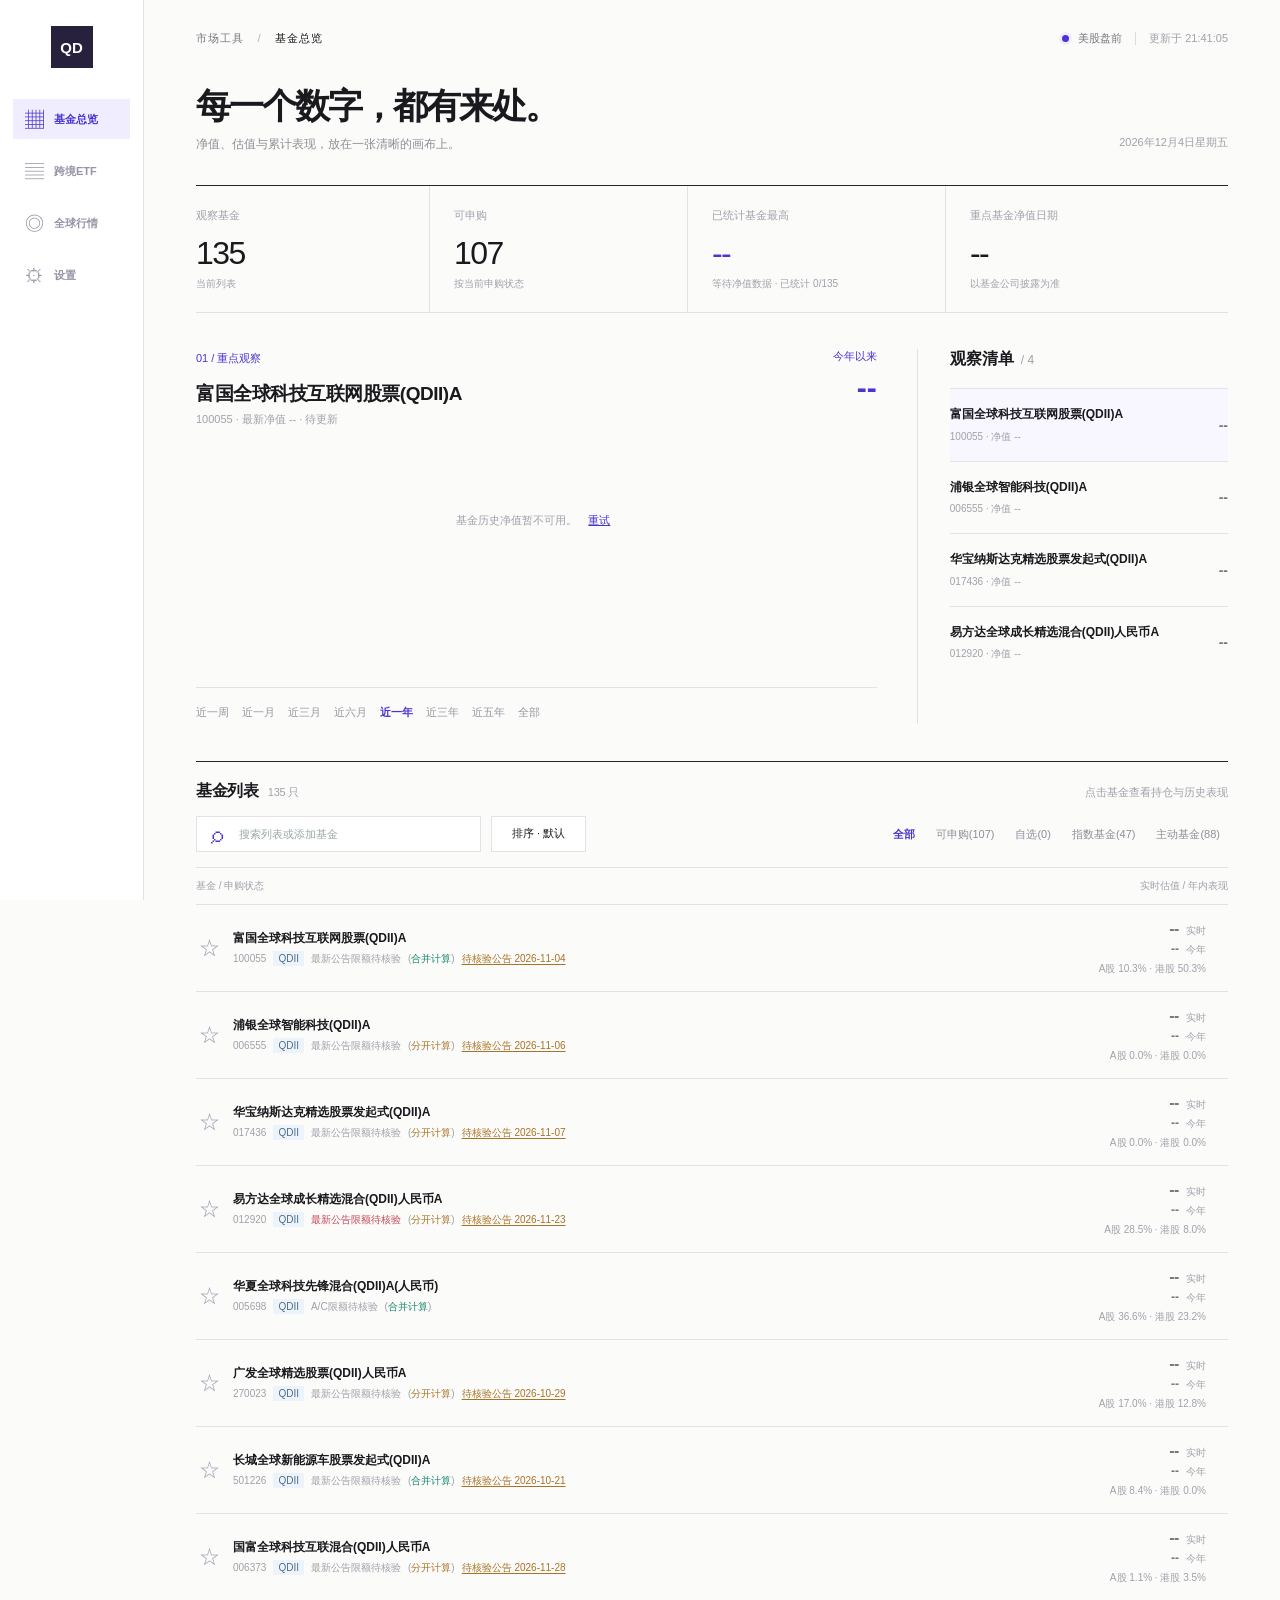
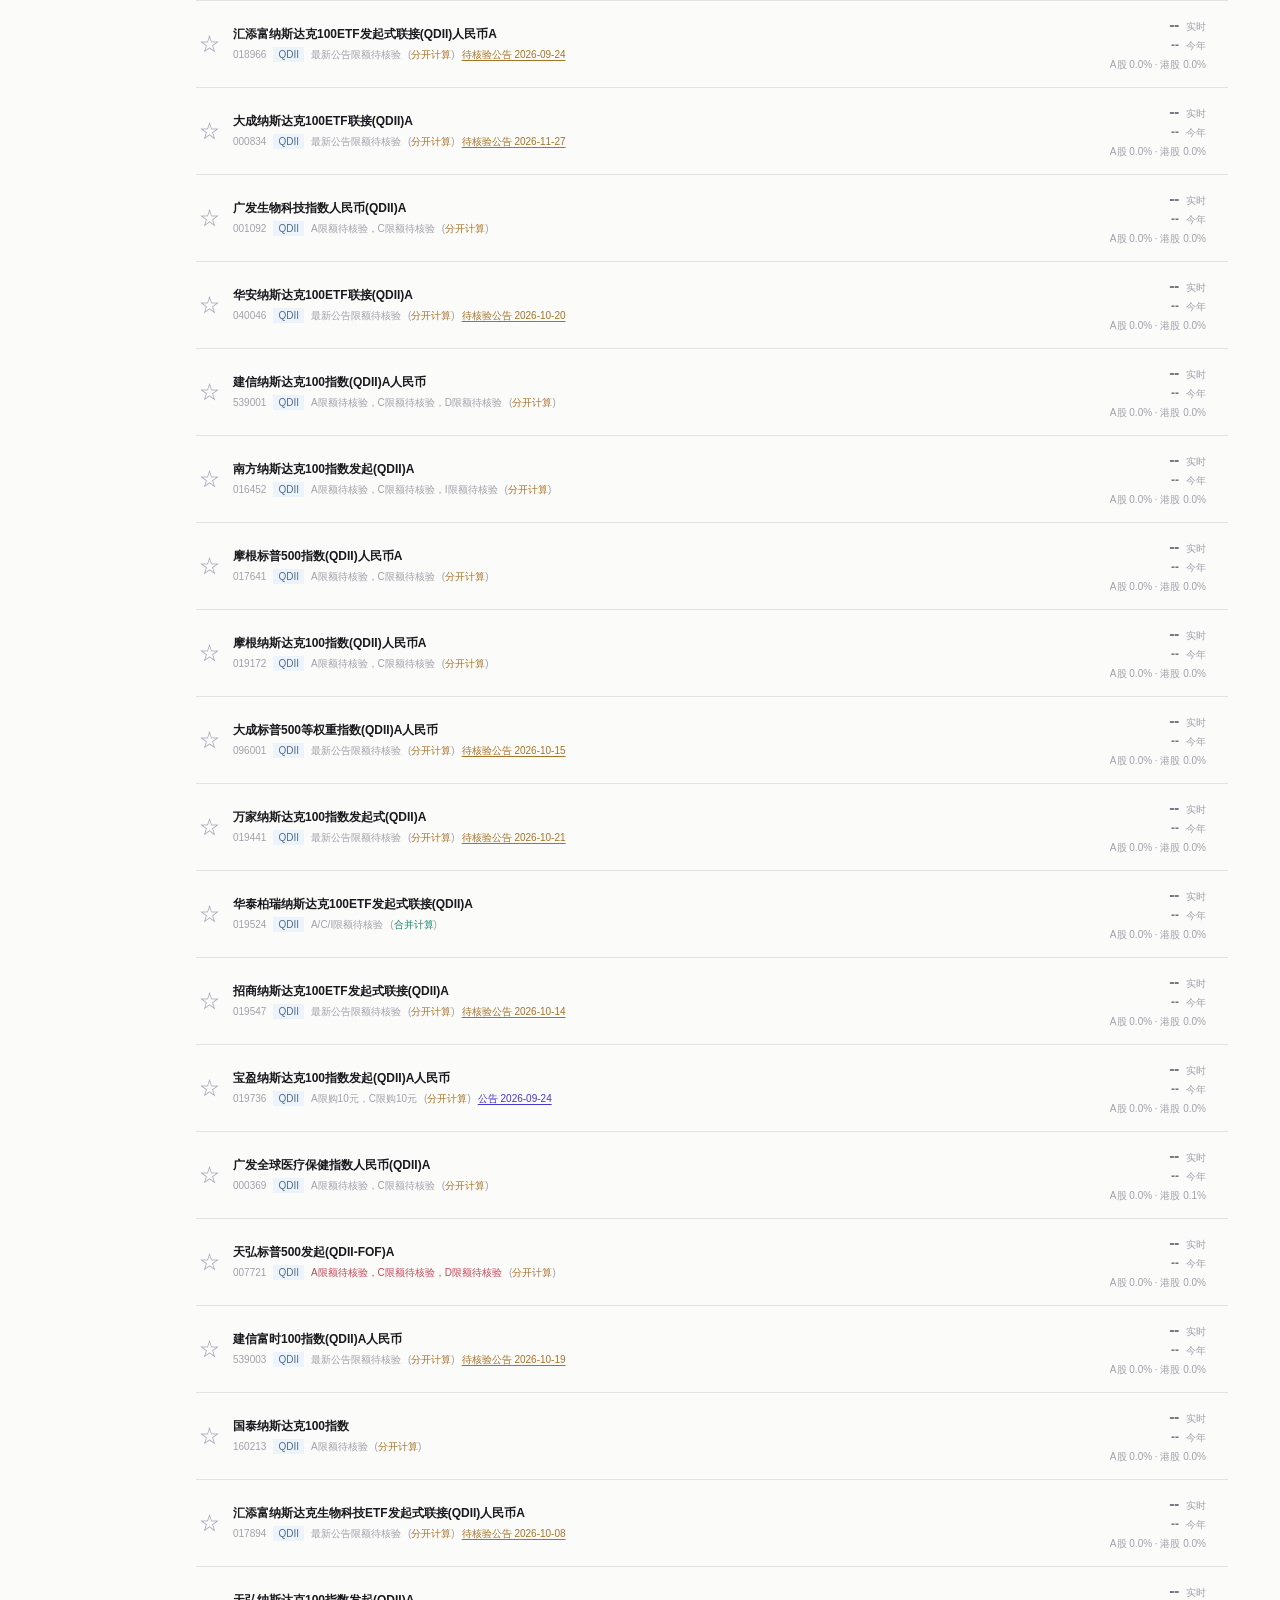
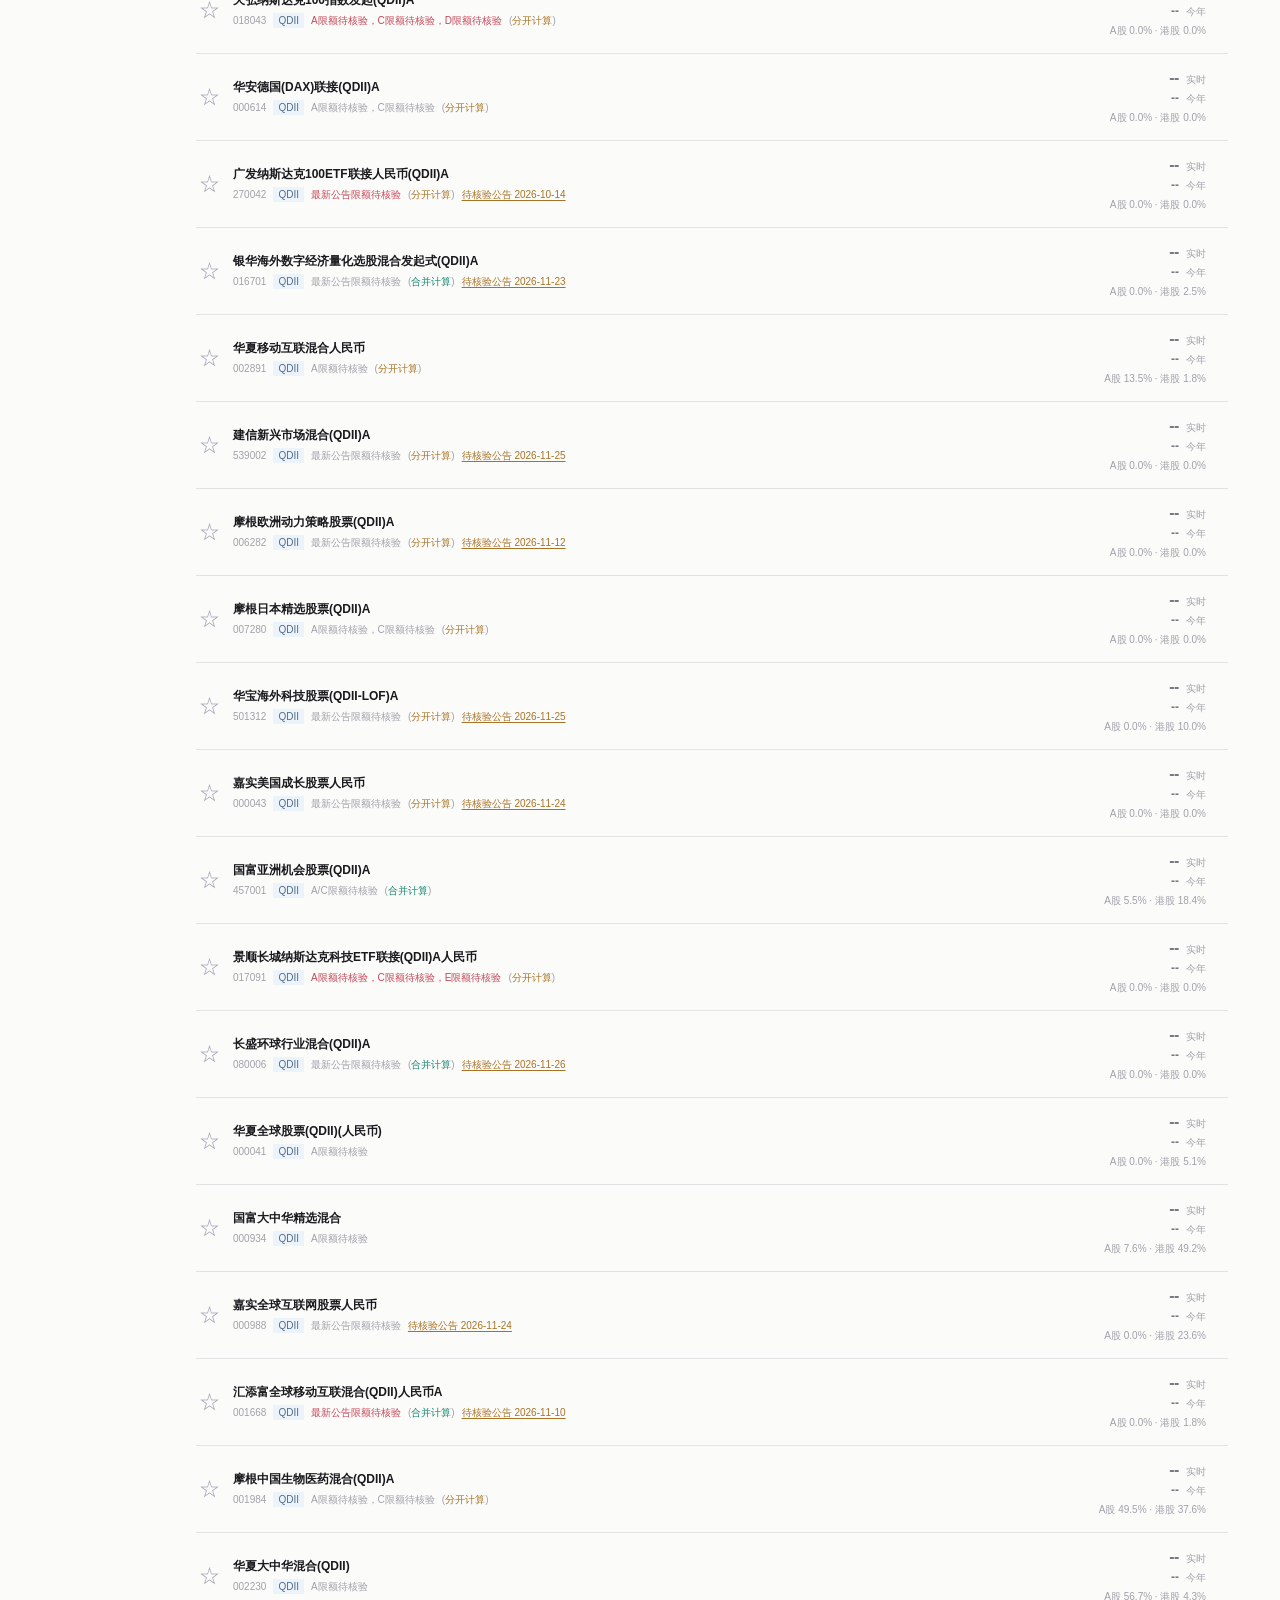
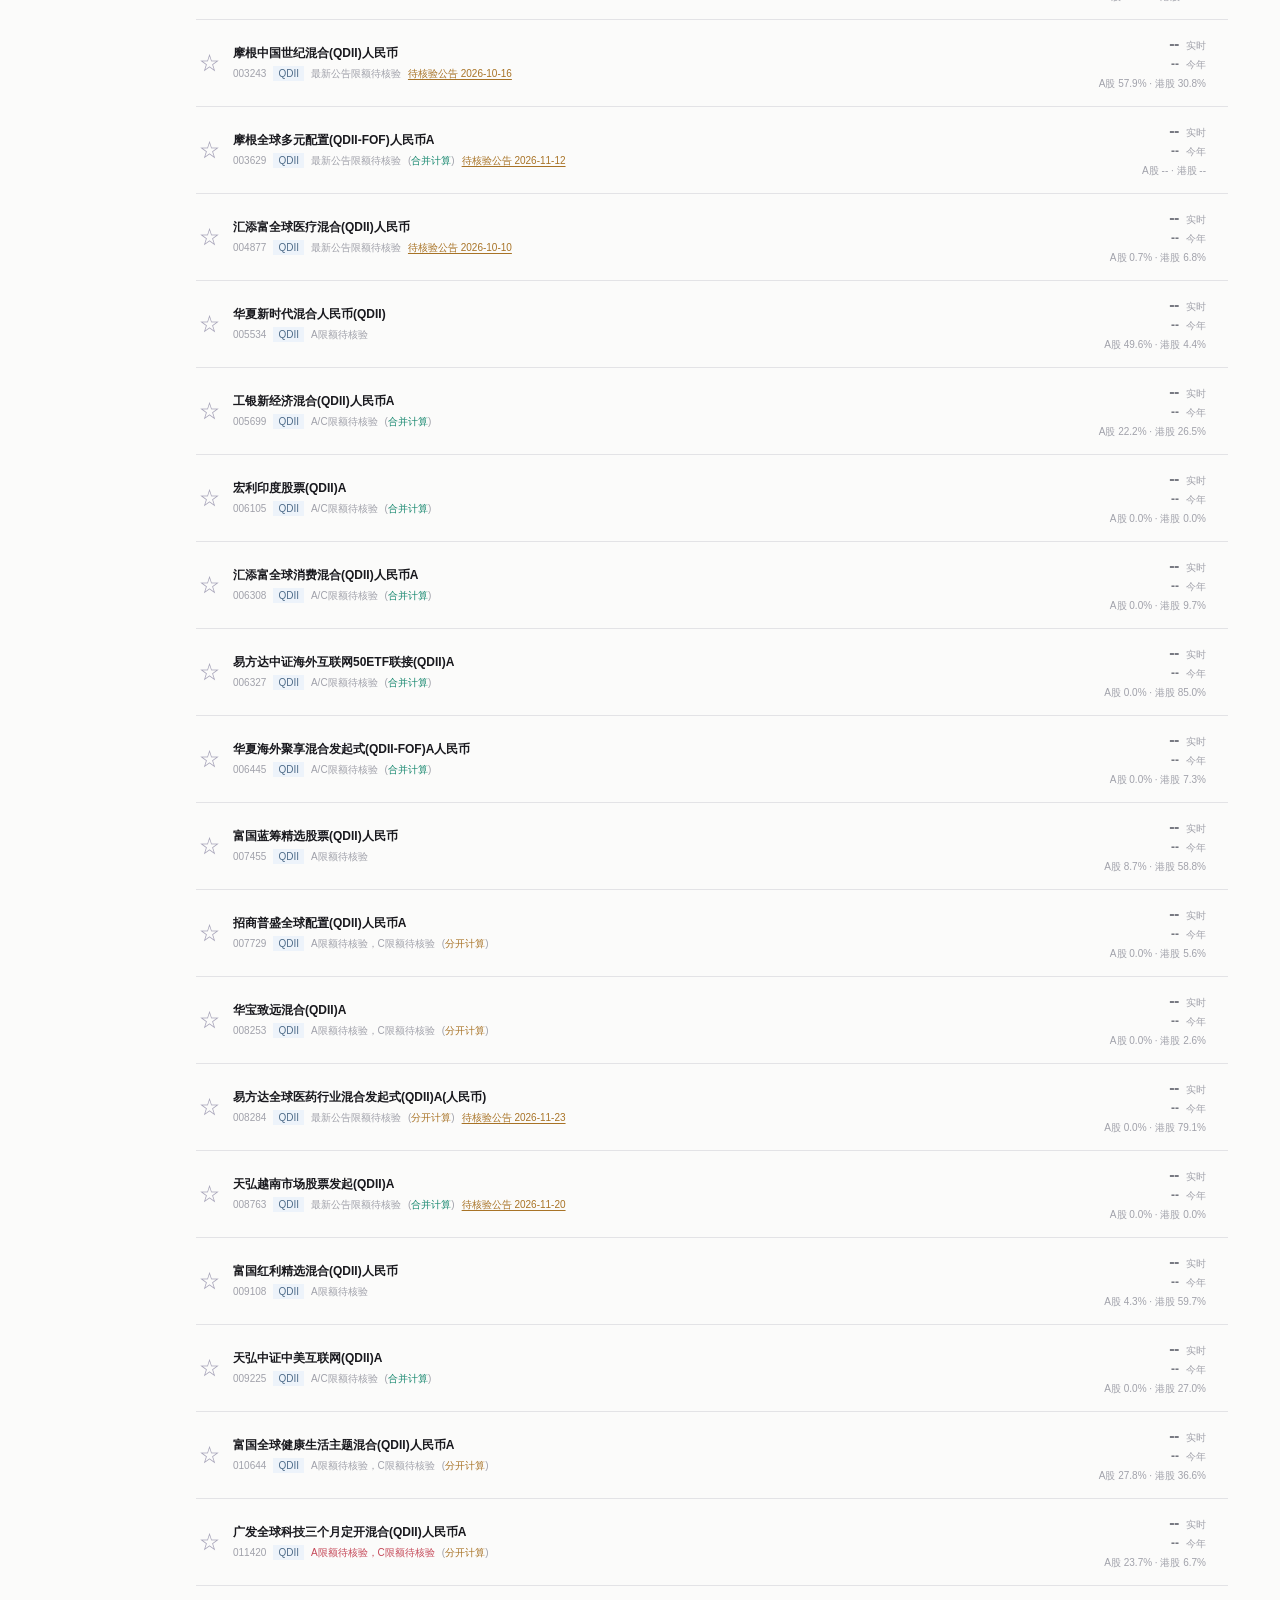
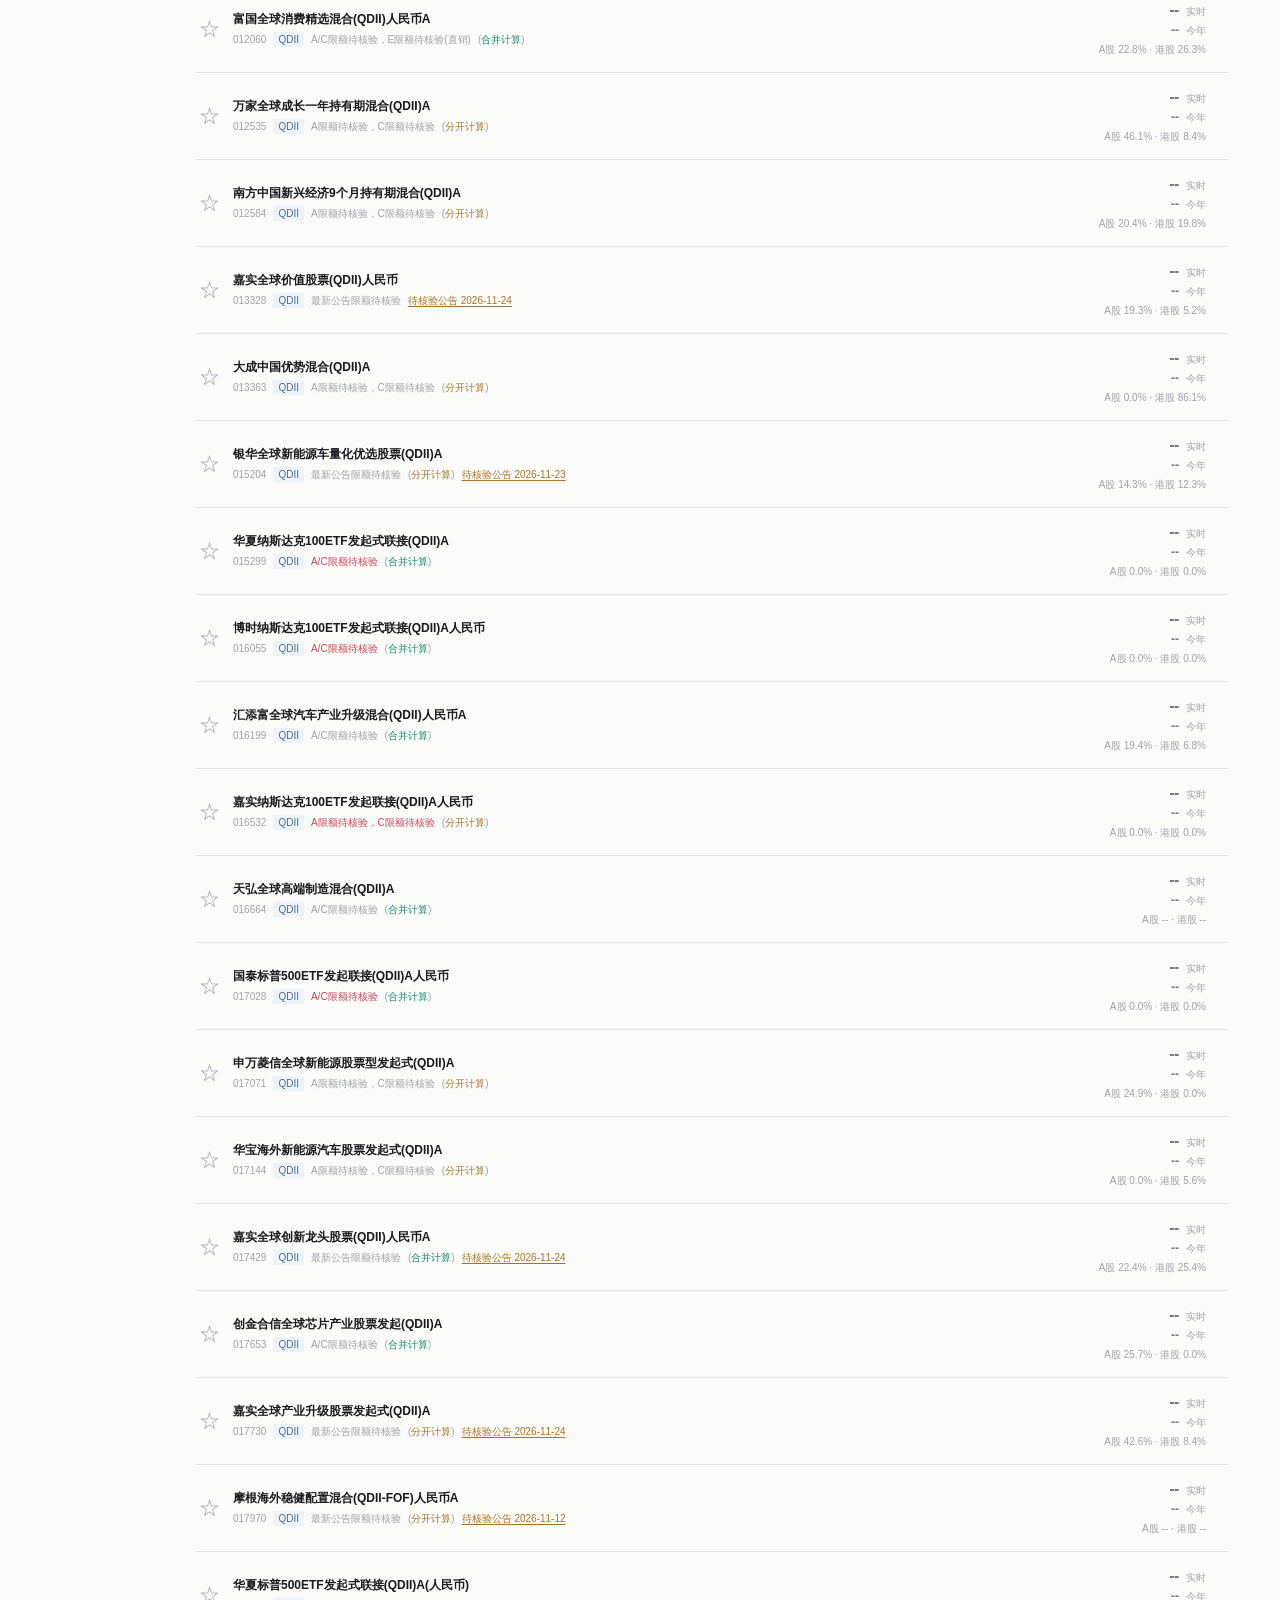
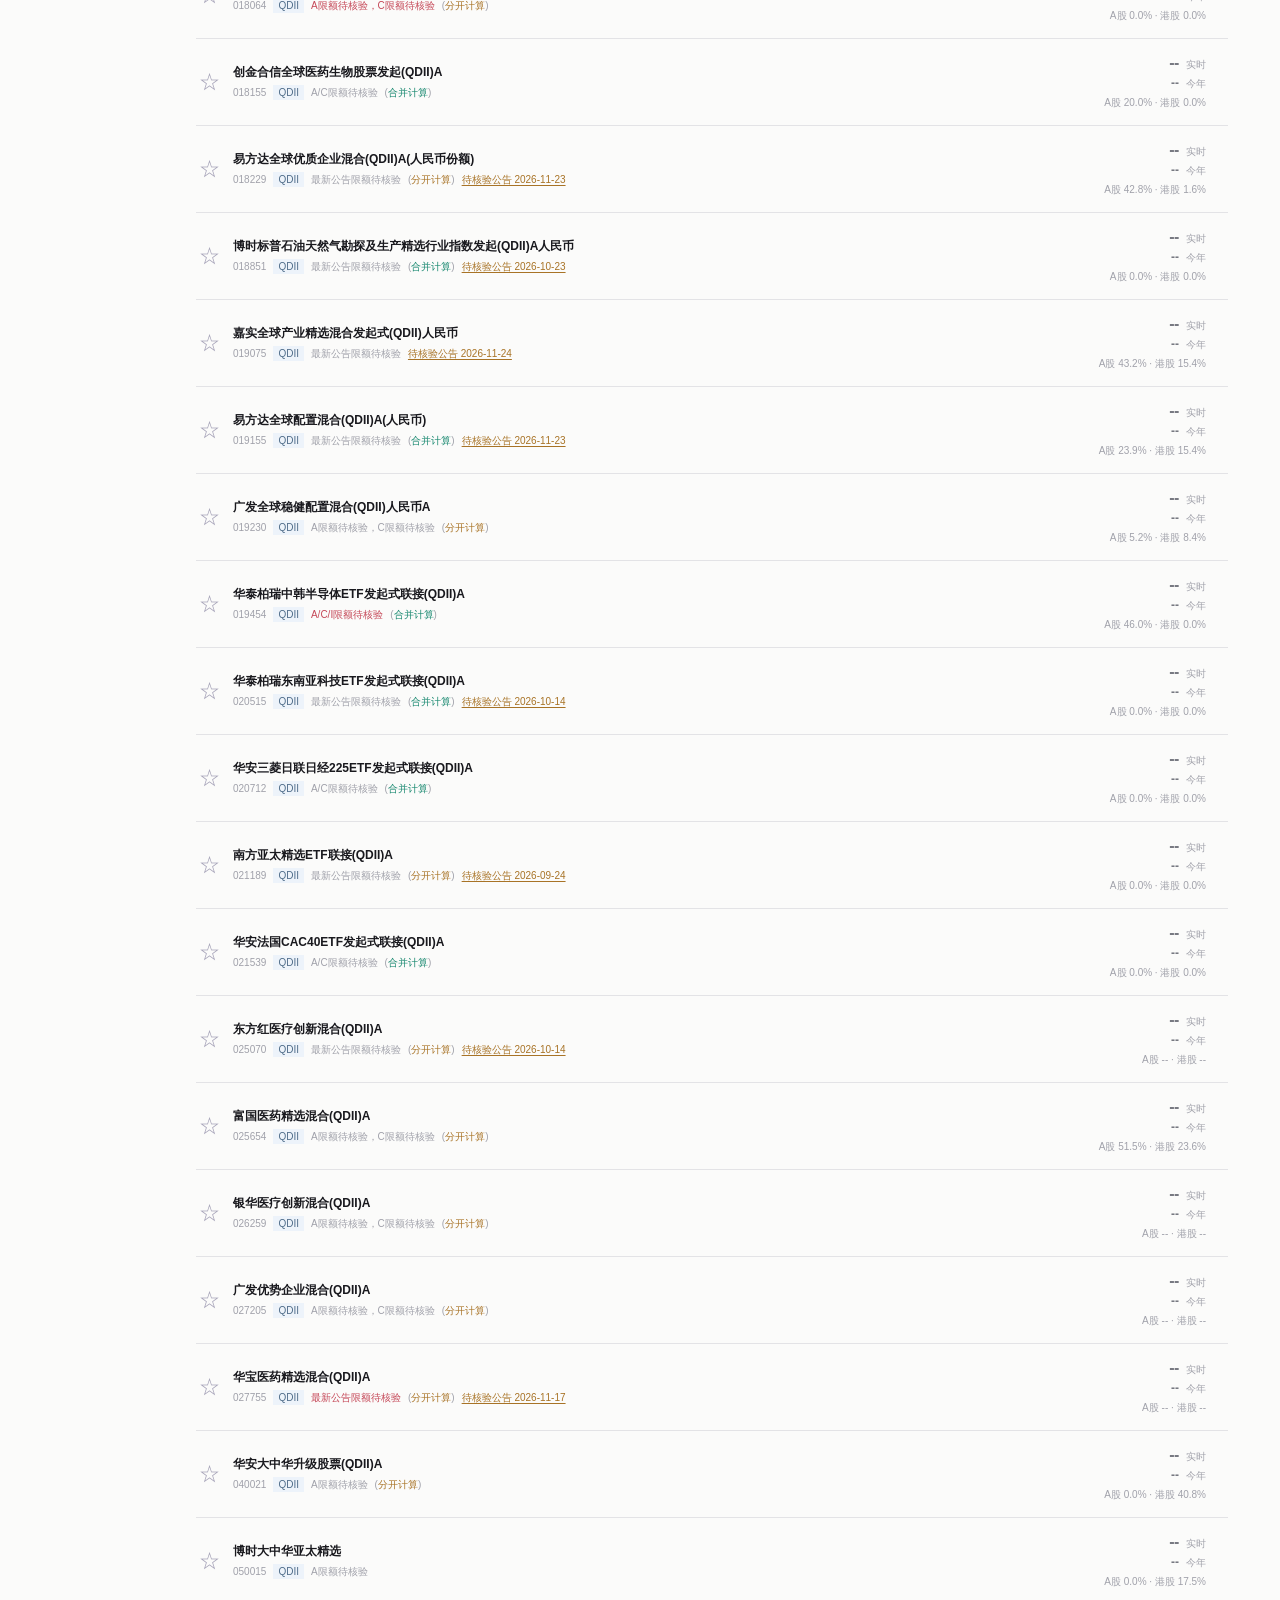
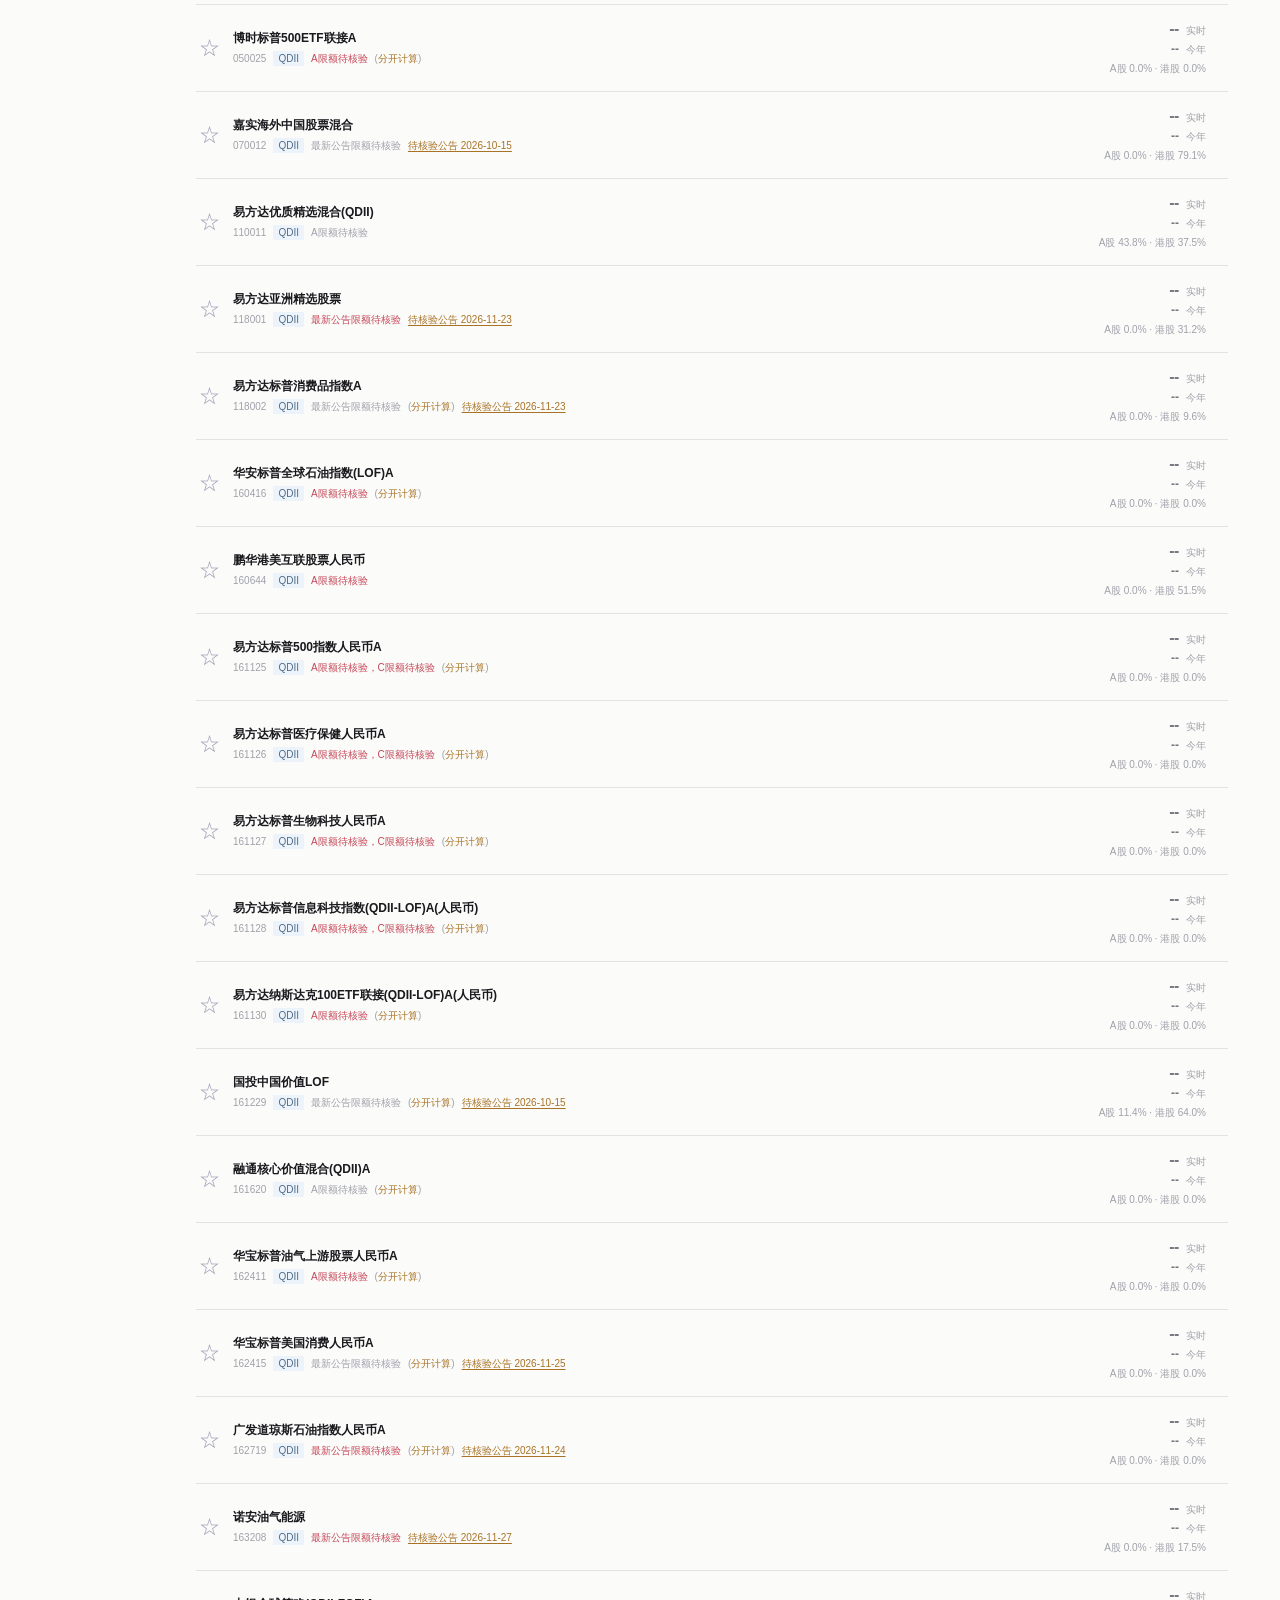
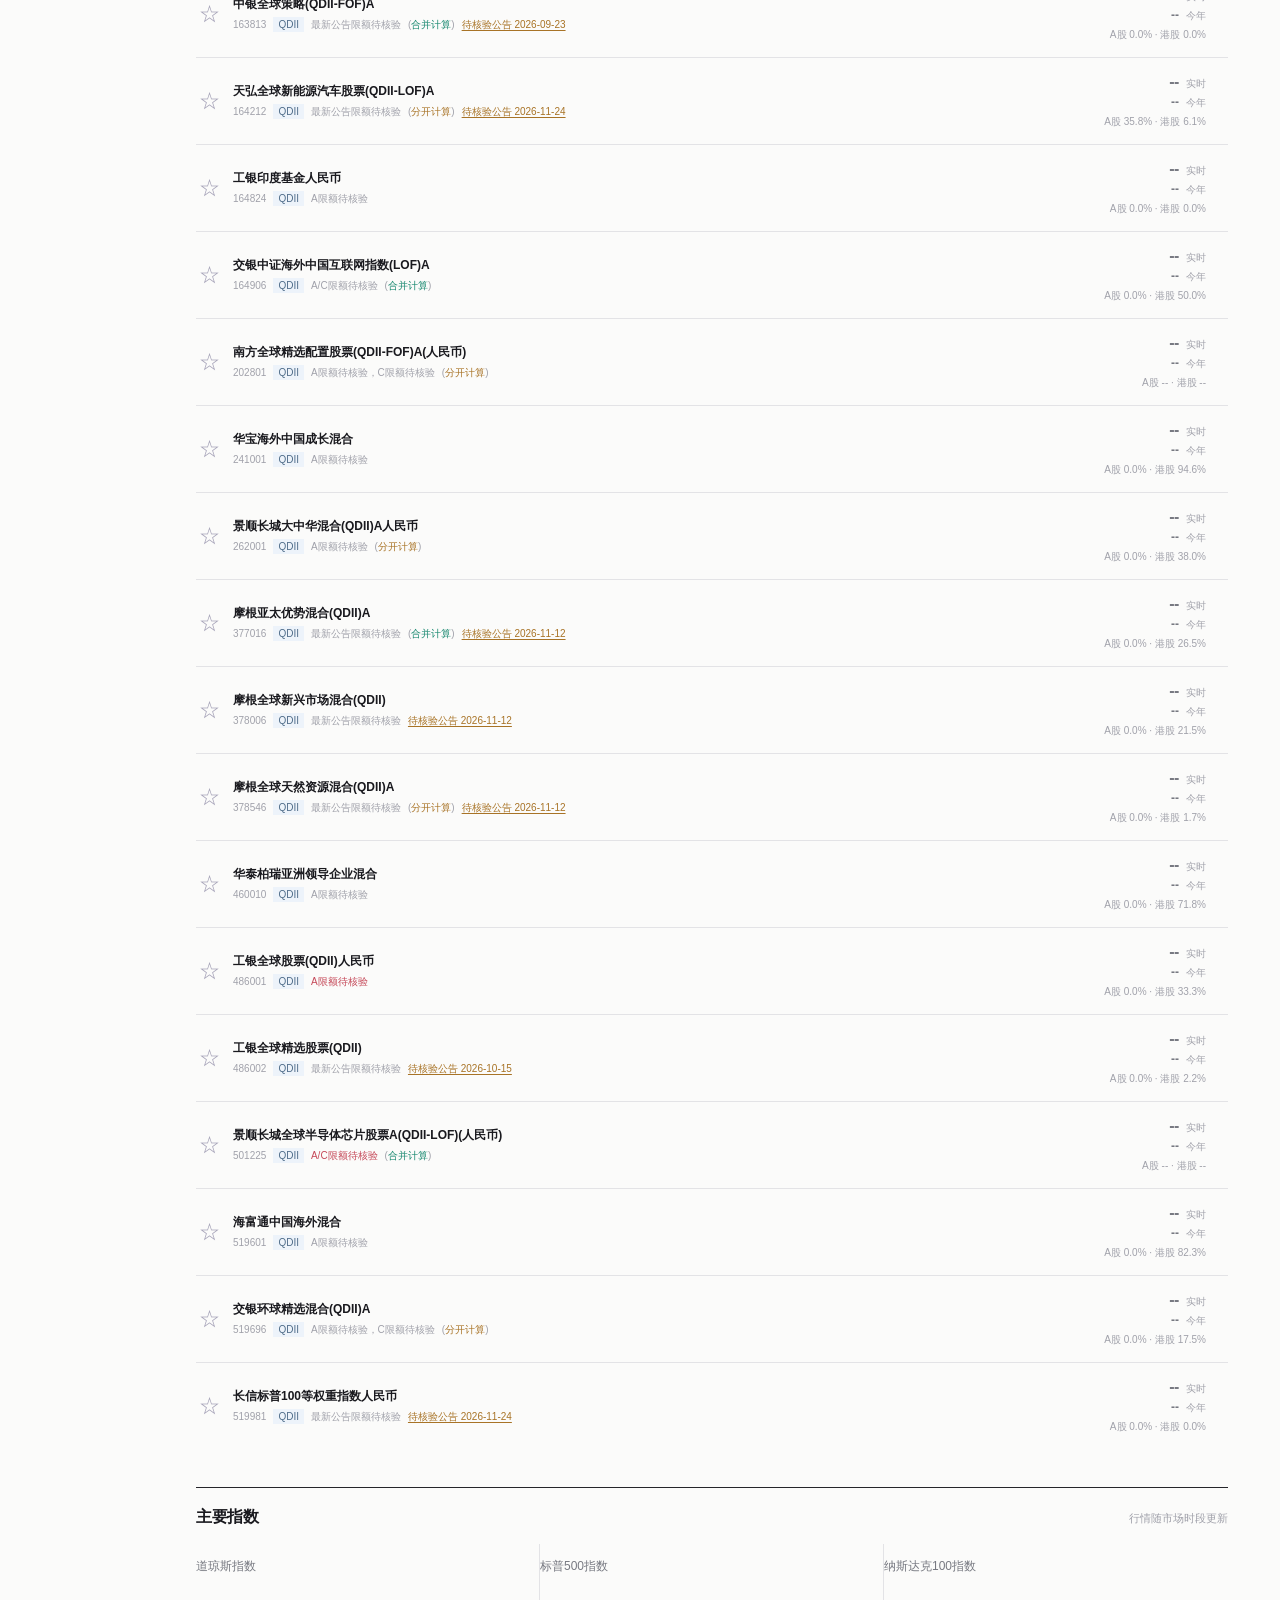
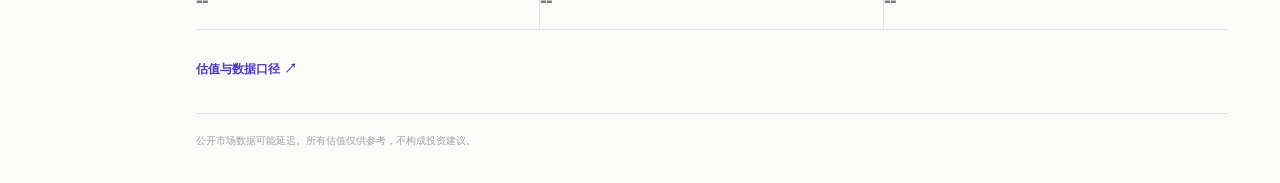
<file: index.html>
<!doctype html>
<html lang="zh-CN">
<head>
  <meta charset="utf-8">
  <meta name="viewport" content="width=device-width, initial-scale=1">
  <meta name="theme-color" content="#fbfbfa">
  <meta name="description" content="QD 基金观察台：查看跨境基金估值、申购额度、ETF 行情和自选基金。">
  <title>QD 观察台 · 基金估值与额度</title>
  <link rel="stylesheet" href="./styles.css">
  <link rel="stylesheet" href="./redesign.css">
</head>
<body>
  <div class="app-shell">
    <nav class="side-nav" aria-label="主导航">
      <div class="brand"><span class="brand-mark">QD</span><span class="brand-name">QD 观察台<small>跨境基金工作台</small></span></div>
      <div class="nav-caption">工作空间</div>
      <button class="ni on" data-v="home" title="基金总览" onclick="setView('home')"><span class="nav-symbol">▦</span><span>基金总览</span></button>
      <button class="ni" data-v="etf" title="跨境 ETF" onclick="setView('etf')"><span class="nav-symbol">▤</span><span>跨境ETF</span></button>
      <button class="ni" data-v="mkt" title="全球行情" onclick="setView('mkt')"><span class="nav-symbol">◎</span><span>全球行情</span></button>
      <button class="ni" data-v="mine" title="关于与设置" onclick="setView('mine')"><span class="nav-symbol">⚙</span><span>设置</span></button>
      <div class="side-note"><span class="side-note-label">数据说明</span><p>估值由公开持仓与市场行情计算，仅供观察，不构成投资建议。</p></div>
    </nav>

    <main class="main-content">
      <header class="topbar">
        <div class="breadcrumb">市场工具 <span>/</span> <strong id="sectionCrumb">基金总览</strong></div>
        <div class="top-status"><span class="live-indicator"></span><span class="status" id="status">数据加载中</span><span class="status-divider"></span><span class="upd" id="upd">正在更新行情</span></div>
      </header>

      <div class="content-wrap">
        <section class="page-intro">
          <div><p class="eyebrow">QD / FUND OVERVIEW</p><h1 id="pageTitle">每一个数字，都有来处。</h1><p class="intro-copy" id="pageDescription">净值、估值与累计表现，放在一张清晰的画布上。</p></div>
          <div class="intro-date" id="dateLabel"></div>
        </section>

        <div id="view-home">
          <section class="overview-summary" aria-label="基金概览">
            <div class="summary-metric"><span>观察基金</span><strong id="metricFunds">--</strong><small>当前列表</small></div>
            <div class="summary-metric"><span>可申购</span><strong id="metricBuyable">--</strong><small>按当前申购状态</small></div>
            <div class="summary-metric"><span id="metricLeaderLabel">年内表现统计中</span><strong class="summary-accent" id="metricLeader">--</strong><small id="metricLeaderName">等待净值数据</small></div>
            <div class="summary-metric"><span>重点基金净值日期</span><strong id="metricNavDate">--</strong><small>以基金公司披露为准</small></div>
          </section>

          <div class="overview-grid">
            <section class="focus-panel" aria-label="重点基金走势">
              <div class="focus-head"><div><span class="focus-eyebrow">01 / 重点观察</span><h2 id="focusName">正在加载基金…</h2><p id="focusMeta">历史净值加载中</p></div><div class="focus-performance"><span>今年以来</span><strong id="focusYtd">--</strong></div></div>
              <div id="focusChart" class="focus-chart"><div class="hm-empty">正在加载基金与沪深300的同期走势…</div></div>
              <div class="focus-ranges" id="focusRanges" role="group" aria-label="重点基金走势图时间范围"></div>
            </section>
            <section class="watch-panel" aria-label="观察清单"><div class="watch-heading"><h2>观察清单</h2><span id="watchCount">/ 0</span></div><div id="watchList"></div></section>
          </div>

          <section class="fund-section">
            <div class="section-heading funds-heading"><div><span class="section-kicker">基金观察</span><h2>基金列表 <span class="heading-count" id="fundCount"></span></h2></div><span class="section-aside">点击基金查看持仓与历史表现</span></div>
            <div class="controls">
              <div class="filter-row" role="group" aria-label="基金筛选">
                <button class="chk on" id="ckAll" onclick="toggleFilter('all')"><i></i>全部</button>
                <button class="chk" id="ckBuy" onclick="toggleFilter('buy')"><i></i>可申购</button>
                <button class="chk" id="ckFav" onclick="toggleFilter('fav')"><i></i>自选</button>
                <button class="chk" id="ckIdx" onclick="toggleFilter('idx')"><i></i>指数基金</button>
                <button class="chk" id="ckAct" onclick="toggleFilter('act')"><i></i>主动基金</button>
              </div>
              <div class="control-bottom"><div class="search-box"><label class="sr-only" for="kw">搜索基金名称或代码</label><span class="search-glyph">⌕</span><input class="search-input" id="kw" type="search" placeholder="搜索列表或添加基金" autocomplete="off"><div class="results" id="results" style="display:none"></div></div><button class="sort-btn" id="sortBtn" onclick="cycleSort()">排序 · 默认</button></div>
            </div>
            <div class="list-head"><span>基金 / 申购状态</span><span>实时估值 / 年内表现</span></div>
            <div id="list" class="fund-list"><div class="loading-row"></div><div class="loading-row"></div><div class="loading-row"></div></div>
            <div class="empty" id="empty" style="display:none">当前筛选下没有基金。试试切换筛选条件，或使用上方搜索添加基金。</div>
          </section>
          <section class="market-overview" aria-label="主要市场指数">
            <div class="section-heading"><div><span class="section-kicker">市场脉搏</span><h2>主要指数</h2></div><span class="section-aside">行情随市场时段更新</span></div>
            <div class="idx-strip" id="idxStrip"><div class="index-skeleton"></div><div class="index-skeleton"></div><div class="index-skeleton"></div></div>
          </section>
          <details class="method-note"><summary>估值与数据口径</summary><div class="tips">收盘估值结合昨夜美股收盘与今日 A 股、港股行情；实时估值合并美股盘前、盘中及盘后最新行情。基金持仓按公开报告披露，可能滞后于实际调仓。限购信息来自天天基金公开资料及申购公告，购买前请以基金公司公告为准。估值仅供参考，不构成投资建议。</div></details>
        </div>

        <div id="view-etf" style="display:none"><div class="section-heading"><div><span class="section-kicker">场内交易</span><h2>跨境 ETF</h2></div><span class="section-aside">按场内涨跌幅排序 · 点击行内走势对比</span></div><div class="data-panel" id="etf"></div><p class="table-note">走势图比较 ETF 场内收盘价与沪深 300 的同期收益率。溢价率 =（场内市价 − 基金净值）/ 净值；净值以最近披露日为准。</p></div>
        <div id="view-mkt" style="display:none"><div class="section-heading"><div><span class="section-kicker">全球视野</span><h2>市场行情</h2></div><button type="button" class="section-jump" onclick="document.getElementById('quotaSection').scrollIntoView({behavior:'smooth',block:'start'})">查看 QDII 限额 ↓</button></div><div class="data-panel market-panel" id="mkt"></div><section class="quota-section" id="quotaSection" aria-label="QDII 申购限额"><div class="section-heading"><div><span class="section-kicker">申购额度</span><h2>QDII 限购速览 <span class="heading-count" id="quotaCount"></span></h2></div><span class="section-aside">单日申购上限 · 按金额从低到高</span></div><p class="quota-note">显示最近核对的申购上限，不代表实时剩余额度；待核验的公告金额不计入。</p><div id="quotaList" class="quota-list"></div><button type="button" id="quotaMore" class="quota-more" onclick="toggleQuotaMore()" style="display:none"></button></section></div>
        <div id="view-mine" style="display:none"><div class="section-heading"><div><span class="section-kicker">使用说明</span><h2>关于观察台</h2></div></div><div class="data-panel mine-card" id="mineCard"></div></div>

        <footer class="footer">公开市场数据可能延迟。所有估值仅供参考，不构成投资建议。</footer>
      </div>
    </main>
  </div>
  <script src="./app.js"></script>
  <script src="./ui.js"></script>
</body>
</html>
</file>
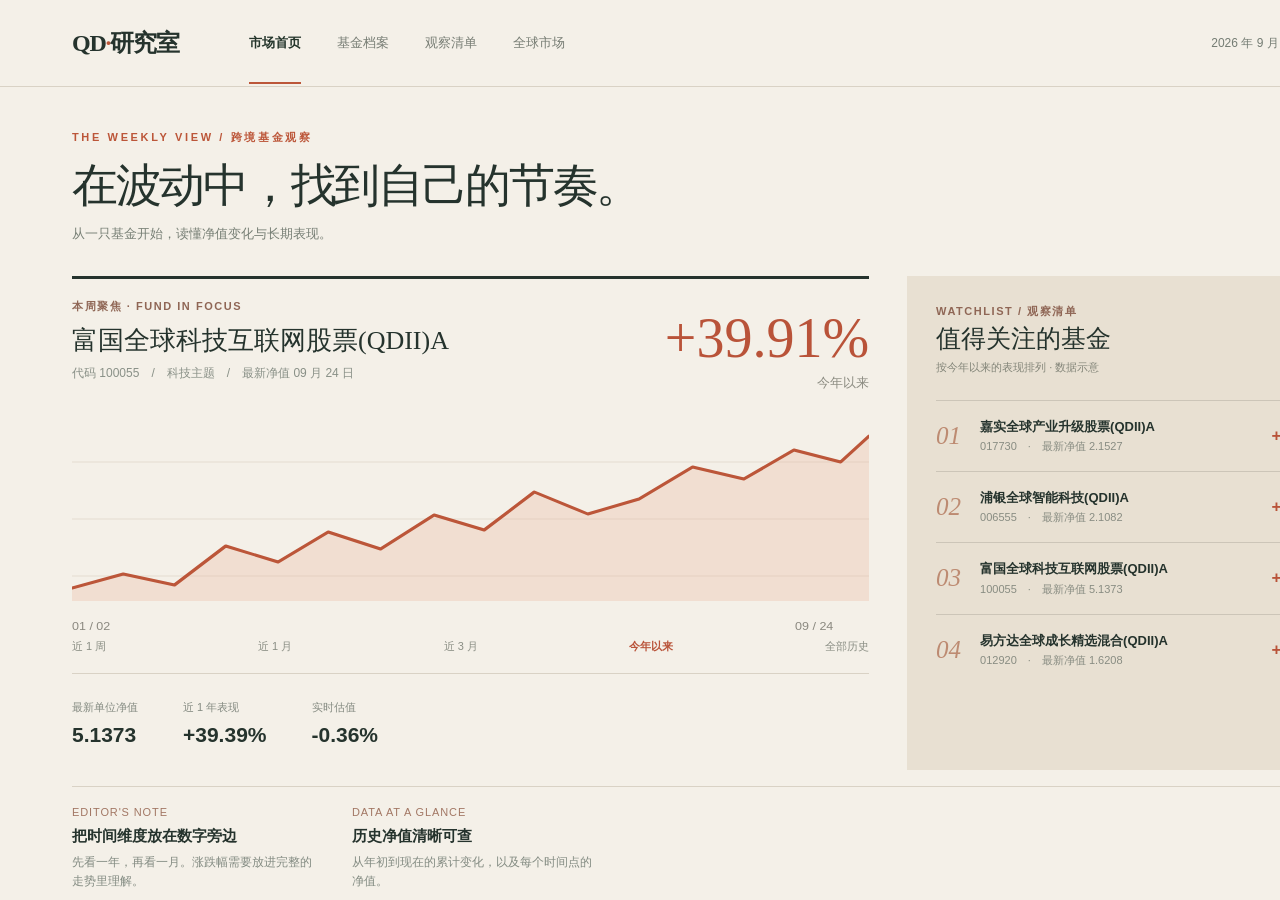
<file: mockups/design-options-extra.html>
<!doctype html>
<html lang="zh-CN"><head><meta charset="utf-8"><meta name="viewport" content="width=device-width,initial-scale=1"><title>QD 观察台 · 更多设计方向</title>
<style>
*{box-sizing:border-box}body{margin:0;font-family:"Microsoft YaHei UI","PingFang SC",Arial,sans-serif} .frame{width:1440px;height:900px;overflow:hidden;position:relative}.num{font-family:Arial,sans-serif;font-variant-numeric:tabular-nums}.mock{position:absolute;right:30px;bottom:20px;font-size:11px;opacity:.45}.chart{display:block;width:100%;height:100%}.chart .area{fill:var(--area)}.chart .line{fill:none;stroke:var(--accent);stroke-width:3;stroke-linejoin:round;stroke-linecap:round}.chart .grid{stroke:var(--grid);stroke-width:1}.chart text{font:11px Arial;fill:var(--muted)}
/* 4 — Editorial research */
.v4{--accent:#bc5639;--area:#e9b69e52;--grid:#e5ded1;--muted:#8a887f;background:#f4f0e8;color:#25332d}.v4 header{height:87px;border-bottom:1px solid #d9d2c5;display:flex;align-items:center;padding:0 72px;gap:70px}.v4 .brand{font:800 24px Georgia,serif;letter-spacing:-.05em}.v4 .brand span{color:#bc5639}.v4 nav{display:flex;gap:36px;font-size:13px;color:#777d74}.v4 nav b{color:#24352b;border-bottom:2px solid #bc5639;padding-bottom:32px;padding-top:34px}.v4 .hdr-end{margin-left:auto;color:#747c73;font-size:12px}.v4 main{padding:43px 72px}.v4 .kicker{font-size:11px;letter-spacing:.24em;color:#bc5639;font-weight:700}.v4 h1{font:normal 46px Georgia,"SimSun",serif;letter-spacing:-.05em;margin:10px 0 8px}.v4 .intro{font-size:13px;color:#777f75}.v4 .layout{display:grid;grid-template-columns:1.47fr .85fr;gap:38px;margin-top:33px}.v4 .feature{border-top:3px solid #25332d;padding-top:20px}.v4 .feature-head{display:flex;justify-content:space-between;align-items:start}.v4 .eyebrow{font-size:11px;letter-spacing:.14em;color:#8f6655;font-weight:700}.v4 h2{font:normal 26px Georgia,"SimSun",serif;margin:9px 0 7px}.v4 .code{font-size:12px;color:#899087}.v4 .big{font:normal 56px Georgia,serif;color:#b95339;margin-top:7px}.v4 .big small{font:13px Arial;color:#8c8c82;display:block;text-align:right;margin-top:4px}.v4 .plot{height:225px;margin-top:22px}.v4 .periods{display:flex;justify-content:space-between;color:#8a8e84;font-size:11px;border-bottom:1px solid #d9d2c5;padding:0 0 19px}.v4 .periods b{color:#b95339}.v4 .feature-bottom{display:flex;gap:45px;padding:23px 0}.v4 .feature-bottom span{font-size:11px;color:#858b82}.v4 .feature-bottom strong{display:block;font:700 21px Arial;color:#25332d;margin-top:8px}.v4 .side{background:#e8e0d2;padding:28px 29px 23px}.v4 .side h3{font:normal 25px Georgia,"SimSun",serif;margin:3px 0 5px}.v4 .side .note{font-size:11px;color:#838579;margin-bottom:25px}.v4 .rank{display:grid;grid-template-columns:30px 1fr auto;gap:14px;align-items:center;padding:17px 0;border-top:1px solid #ccc5b8}.v4 .rank em{font:italic 25px Georgia;color:#bd8b72}.v4 .rank strong{display:block;font-size:13px;line-height:1.4}.v4 .rank small{font-size:11px;color:#888c82}.v4 .rank b{font:700 17px Arial;color:#b95339}.v4 .bottom{display:flex;gap:30px;margin-top:16px;border-top:1px solid #d9d2c5;padding-top:19px}.v4 .bottom .label{font-size:11px;color:#a27764;letter-spacing:.08em}.v4 .bottom h3{font-size:15px;margin:9px 0 7px}.v4 .bottom p{font-size:12px;line-height:1.6;color:#838b82;margin:0}
/* 5 — Swiss data canvas */
.v5{--accent:#4733c9;--area:#e8e4ff;--grid:#e8e8e8;--muted:#909096;background:#fbfbfa;color:#17171b;display:flex}.v5 aside{width:88px;border-right:1px solid #e5e5e5;display:flex;flex-direction:column;align-items:center;gap:29px;padding:26px 0}.v5 .square{width:40px;height:40px;background:#27213d;color:white;display:grid;place-items:center;font:800 15px Arial}.v5 .navico{color:#9c9ba5;font-size:20px}.v5 .navico.on{color:#4733c9}.v5 main{padding:31px 52px;flex:1}.v5 .top{display:flex;justify-content:space-between;align-items:center;font-size:11px;color:#88888d;letter-spacing:.1em}.v5 .top .right{font-size:12px;letter-spacing:0}.v5 h1{font-size:35px;letter-spacing:-.07em;margin:42px 0 8px}.v5 .subtitle{font-size:13px;color:#8b8b91}.v5 .summary{display:grid;grid-template-columns:repeat(4,1fr);margin-top:37px;border-top:1px solid #1d1d23;border-bottom:1px solid #dedee1}.v5 .metric{padding:21px 26px 22px 0;border-right:1px solid #dedee1;margin-right:26px}.v5 .metric:last-child{border:0;margin:0}.v5 .metric label{font-size:11px;color:#96969b}.v5 .metric strong{display:block;font:normal 34px Arial;margin-top:13px;letter-spacing:-.05em}.v5 .metric small{font-size:11px;color:#aaaab0}.v5 .content{display:grid;grid-template-columns:1.75fr .8fr;gap:42px;margin-top:37px}.v5 .content h2{font-size:16px;margin:0}.v5 .focus-head{display:flex;justify-content:space-between;align-items:start}.v5 .focus-head .tag{font-size:11px;color:#4733c9}.v5 .focus-head .name{font-size:19px;font-weight:700;margin-top:16px}.v5 .focus-head .code{color:#9b9ba1;font-size:11px;margin-top:6px}.v5 .focus-head .value{font:700 29px Arial;color:#4733c9}.v5 .plot{height:226px;margin-top:24px}.v5 .switches{display:flex;gap:22px;border-top:1px solid #dddde2;padding-top:16px;font-size:11px;color:#99999f}.v5 .switches b{color:#4733c9}.v5 .watch{border-left:1px solid #dddde2;padding-left:32px}.v5 .watch h2{margin-bottom:21px}.v5 .watchrow{padding:14px 0;border-top:1px solid #e5e5e7;display:flex;justify-content:space-between;gap:12px}.v5 .watchrow strong{display:block;font-size:12px;line-height:1.4}.v5 .watchrow small{font-size:10px;color:#a2a2a7}.v5 .watchrow b{font:700 14px Arial;color:#4733c9;white-space:nowrap}.v5 .foot-table{margin-top:36px;border-top:1px solid #17171b}.v5 .foot-head{display:flex;justify-content:space-between;align-items:center;padding:18px 0}.v5 .foot-head h2{margin:0;font-size:16px}.v5 .foot-head span{font-size:11px;color:#88888d}.v5 .foot-grid{display:grid;grid-template-columns:2fr .75fr .75fr .85fr;gap:15px;align-items:center;border-top:1px solid #e8e8e8;padding:10px 0;font-size:12px}.v5 .foot-grid.heading{font-size:10px;color:#a1a1a5}.v5 .foot-grid b{font:700 14px Arial}.v5 .foot-grid .pos{color:#4733c9}
/* 6 — Color block cockpit */
.v6{--accent:#164fd8;--area:#cedcff;--grid:#c7d4e9;--muted:#8e9bb7;background:#e9eff9;color:#102049}.v6 header{height:75px;background:#13316c;color:#fff;display:flex;align-items:center;padding:0 44px;gap:50px}.v6 .logo{font:800 21px Arial;letter-spacing:-.05em}.v6 .logo span{color:#ffdd75}.v6 nav{display:flex;gap:32px;font-size:12px;color:#b8c8e5}.v6 nav b{color:white}.v6 .search{margin-left:auto;background:#ffffff1e;padding:11px 17px;border-radius:7px;font-size:12px;color:#dce6f8;width:235px}.v6 .avatar{height:34px;width:34px;border-radius:50%;background:#f9c485;color:#193160;display:grid;place-items:center;font-weight:700;font-size:12px}.v6 main{padding:32px 44px}.v6 .titleline{display:flex;justify-content:space-between;align-items:center}.v6 .titleline h1{font-size:27px;margin:0 0 5px}.v6 .titleline p{font-size:12px;color:#7789ad;margin:0}.v6 .date{font-size:12px;color:#6078a5;background:white;border-radius:6px;padding:10px 14px}.v6 .tiles{display:grid;grid-template-columns:1.2fr 1fr 1fr;gap:15px;margin-top:26px}.v6 .tile{height:123px;border-radius:14px;padding:21px 24px}.v6 .tile label{font-size:12px;opacity:.75}.v6 .tile strong{display:block;font:700 34px Arial;margin-top:13px}.v6 .tile small{font-size:11px;margin-left:8px}.v6 .tile.blue{background:#234dd0;color:white}.v6 .tile.yellow{background:#ffde8a;color:#423414}.v6 .tile.coral{background:#f5ae9e;color:#5f2725}.v6 .middle{display:grid;grid-template-columns:1.48fr .8fr;gap:16px;margin-top:17px}.v6 .panel{background:white;border-radius:14px;padding:21px 24px}.v6 .panel h2{font-size:16px;margin:0}.v6 .panel .sub{font-size:11px;color:#91a0bb;margin-top:5px}.v6 .graphbox{height:193px;margin-top:22px}.v6 .chart .line{stroke-width:4}.v6 .smallperiods{font-size:11px;color:#8092b3;display:flex;gap:17px;margin-top:8px}.v6 .smallperiods b{color:#164fd8}.v6 .markets{display:grid;grid-template-columns:1fr 1fr;gap:11px;margin-top:22px}.v6 .market{border-radius:10px;background:#f3f6fc;padding:17px}.v6 .market label{font-size:11px;color:#7b8fad}.v6 .market strong{display:block;font:700 22px Arial;margin-top:14px}.v6 .market.down strong{color:#e0776e}.v6 .market.up strong{color:#2a9f8d}.v6 .market small{font-size:10px;color:#9aabc3}.v6 .list{background:white;border-radius:14px;margin-top:17px;padding:18px 24px}.v6 .list-head{display:flex;justify-content:space-between;align-items:center;margin-bottom:10px}.v6 .list-head h2{font-size:16px;margin:0}.v6 .list-head span{font-size:11px;color:#8fa1bd}.v6 .rows{display:grid;grid-template-columns:1.7fr .6fr .6fr .65fr;gap:16px;align-items:center;padding:12px 0;border-top:1px solid #eaf0f8;font-size:12px}.v6 .rows.header{font-size:10px;color:#9aabc4}.v6 .rows strong{font-size:12px}.v6 .rows small{display:block;font-size:10px;color:#9cafc9;margin-top:3px}.v6 .rows b{font:700 14px Arial}.v6 .rows .rise{color:#164fd8}.v6 .rows .fall{color:#e17473}
.v4 nav{align-items:center}.v4 nav b{padding:31px 0 30px}
.v5 h1{margin-top:30px}.v5 .summary{margin-top:25px}.v5 .content{margin-top:26px}.v5 .plot{height:180px}.v5 .foot-table{margin-top:28px}
</style></head><body><div id="root"></div><script>
const v=new URLSearchParams(location.search).get('v')||'4';
const chart='<svg class="chart" viewBox="0 0 700 225" preserveAspectRatio="none"><line class="grid" x1="0" y1="48" x2="700" y2="48"/><line class="grid" x1="0" y1="105" x2="700" y2="105"/><line class="grid" x1="0" y1="162" x2="700" y2="162"/><polygon class="area" points="0,187 0,174 45,160 90,171 135,132 181,148 225,118 271,135 318,101 362,116 406,78 453,100 498,85 545,53 590,65 634,36 675,48 700,22 700,187"/><polyline class="line" points="0,174 45,160 90,171 135,132 181,148 225,118 271,135 318,101 362,116 406,78 453,100 498,85 545,53 590,65 634,36 675,48 700,22"/><text x="0" y="216">01 / 02</text><text x="635" y="216">09 / 24</text></svg>';
const funds=[['富国全球科技互联网股票(QDII)A','100055','5.1373','+39.91%','-0.36%'],['浦银全球智能科技(QDII)A','006555','2.1082','+56.36%','-2.08%'],['嘉实全球产业升级股票(QDII)A','017730','2.1527','+63.79%','-0.56%'],['易方达全球成长精选混合(QDII)A','012920','1.6208','+29.17%','-0.85%']];
function view4(){return `<div class="frame v4"><header><div class="brand">QD<span>·</span>研究室</div><nav><b>市场首页</b><span>基金档案</span><span>观察清单</span><span>全球市场</span></nav><div class="hdr-end">2026 年 9 月 29 日　　⌕ 搜索</div></header><main><div class="kicker">THE WEEKLY VIEW / 跨境基金观察</div><h1>在波动中，找到自己的节奏。</h1><div class="intro">从一只基金开始，读懂净值变化与长期表现。</div><div class="layout"><div class="feature"><div class="feature-head"><div><div class="eyebrow">本周聚焦 · FUND IN FOCUS</div><h2>富国全球科技互联网股票(QDII)A</h2><div class="code">代码 100055　/　科技主题　/　最新净值 09 月 24 日</div></div><div class="big num">+39.91%<small>今年以来</small></div></div><div class="plot">${chart}</div><div class="periods"><span>近 1 周</span><span>近 1 月</span><span>近 3 月</span><b>今年以来</b><span>全部历史</span></div><div class="feature-bottom"><div><span>最新单位净值</span><strong class="num">5.1373</strong></div><div><span>近 1 年表现</span><strong class="num">+39.39%</strong></div><div><span>实时估值</span><strong class="num">-0.36%</strong></div></div></div><div class="side"><div class="eyebrow">WATCHLIST / 观察清单</div><h3>值得关注的基金</h3><div class="note">按今年以来的表现排列 · 数据示意</div>${[funds[2],funds[1],funds[0],funds[3]].map((f,i)=>`<div class="rank"><em>0${i+1}</em><div><strong>${f[0]}</strong><small>${f[1]}　·　最新净值 ${f[2]}</small></div><b>${f[3]}</b></div>`).join('')}</div></div><div class="bottom"><div style="width:250px"><div class="label">EDITOR'S NOTE</div><h3>把时间维度放在数字旁边</h3><p>先看一年，再看一月。涨跌幅需要放进完整的走势里理解。</p></div><div style="width:250px"><div class="label">DATA AT A GLANCE</div><h3>历史净值清晰可查</h3><p>从年初到现在的累计变化，以及每个时间点的净值。</p></div></div></main><div class="mock">UI 设计示意</div></div>`}
function view5(){return `<div class="frame v5"><aside><div class="square">QD</div><div class="navico on">▦</div><div class="navico">◎</div><div class="navico">☆</div><div class="navico">▤</div><div class="navico">⚙</div></aside><main><div class="top"><span>QD / FUND OVERVIEW</span><span class="right">基金总览　/　2026.09.29　　⌕</span></div><h1>每一个数字，都有来处。</h1><div class="subtitle">基金的净值、估值和累计表现，放在一张清晰的画布上。</div><div class="summary"><div class="metric"><label>观察基金</label><strong class="num">135</strong><small>全部基金</small></div><div class="metric"><label>可申购</label><strong class="num">107</strong><small>按 A 类份额</small></div><div class="metric"><label>年内领先</label><strong class="num" style="color:#4733c9">+63.79%</strong><small>嘉实全球产业升级</small></div><div class="metric"><label>最新数据</label><strong class="num">09.24</strong><small>重点基金净值日期</small></div></div><div class="content"><div class="focus"><div class="focus-head"><div><div class="tag">01 / 重点观察</div><div class="name">富国全球科技互联网股票(QDII)A</div><div class="code">100055　·　最新净值 5.1373</div></div><div style="text-align:right"><div class="tag">今年以来</div><div class="value num">+39.91%</div></div></div><div class="plot">${chart}</div><div class="switches"><span>1 周</span><span>1 月</span><span>3 月</span><span>6 月</span><b>今年</b><span>全部历史</span></div></div><div class="watch"><h2>观察清单 / 04</h2>${funds.map(f=>`<div class="watchrow"><div><strong>${f[0]}</strong><small>${f[1]}　·　净值 ${f[2]}</small></div><b>${f[3]}</b></div>`).join('')}</div></div><div class="foot-table"><div class="foot-head"><h2>近期表现</h2><span>查看全部基金　↗</span></div><div class="foot-grid heading"><span>基金名称</span><span>最新净值</span><span>实时估值</span><span>今年以来</span></div>${funds.slice(0,2).map(f=>`<div class="foot-grid"><span>${f[0]}</span><b>${f[2]}</b><b>${f[4]}</b><b class="pos">${f[3]}</b></div>`).join('')}</div></main><div class="mock">UI 设计示意</div></div>`}
function view6(){return `<div class="frame v6"><header><div class="logo">QD<span>●</span>观察台</div><nav><b>总览</b><span>基金列表</span><span>历史净值</span><span>我的自选</span><span>全球行情</span></nav><div class="search">⌕　搜索基金名称或代码</div><div class="avatar">QD</div></header><main><div class="titleline"><div><h1>投资观察驾驶舱</h1><p>把重点基金、市场变化与历史表现集中在一起。</p></div><div class="date">◷　2026 年 9 月 29 日　⌄</div></div><div class="tiles"><div class="tile blue"><label>正在观察的基金</label><strong class="num">135 <small>只基金</small></strong></div><div class="tile yellow"><label>今年表现领先</label><strong class="num">+63.79%</strong></div><div class="tile coral"><label>今日估值上涨</label><strong class="num">42 <small>只基金</small></strong></div></div><div class="middle"><div class="panel"><div style="display:flex;justify-content:space-between"><div><h2>富国全球科技互联网股票(QDII)A</h2><div class="sub">100055　·　最新净值 5.1373　·　更新于 09 月 24 日</div></div><div style="font:700 25px Arial;color:#164fd8">+39.91%<div style="font:11px Arial;color:#98a8c1;text-align:right;margin-top:4px">今年以来</div></div></div><div class="graphbox">${chart}</div><div class="smallperiods"><span>1 周</span><span>1 月</span><span>3 月</span><b>今年</b><span>全部</span></div></div><div class="panel"><h2>全球市场快照</h2><div class="sub">与你关注的跨境基金相关</div><div class="markets"><div class="market down"><label>纳斯达克 100</label><strong>-1.08%</strong><small>美国科技</small></div><div class="market down"><label>标普 500</label><strong>-0.77%</strong><small>美国大盘</small></div><div class="market up"><label>恒生科技</label><strong>+0.84%</strong><small>中国香港</small></div><div class="market up"><label>沪深 300</label><strong>+0.32%</strong><small>中国内地</small></div></div></div></div><div class="list"><div class="list-head"><h2>基金观察清单</h2><span>全部 135　　自选　　可申购　　更多筛选 ▾</span></div><div class="rows header"><span>基金名称 / 代码</span><span>最新净值</span><span>实时估值</span><span>今年以来</span></div>${funds.map(f=>`<div class="rows"><div><strong>${f[0]}</strong><small>${f[1]} · QDII</small></div><b>${f[2]}</b><b class="fall">${f[4]}</b><b class="rise">${f[3]}</b></div>`).join('')}</div></main><div class="mock">UI 设计示意</div></div>`}
document.getElementById('root').innerHTML=({4:view4,5:view5,6:view6}[v]||view4)();
</script></body></html>
</file>
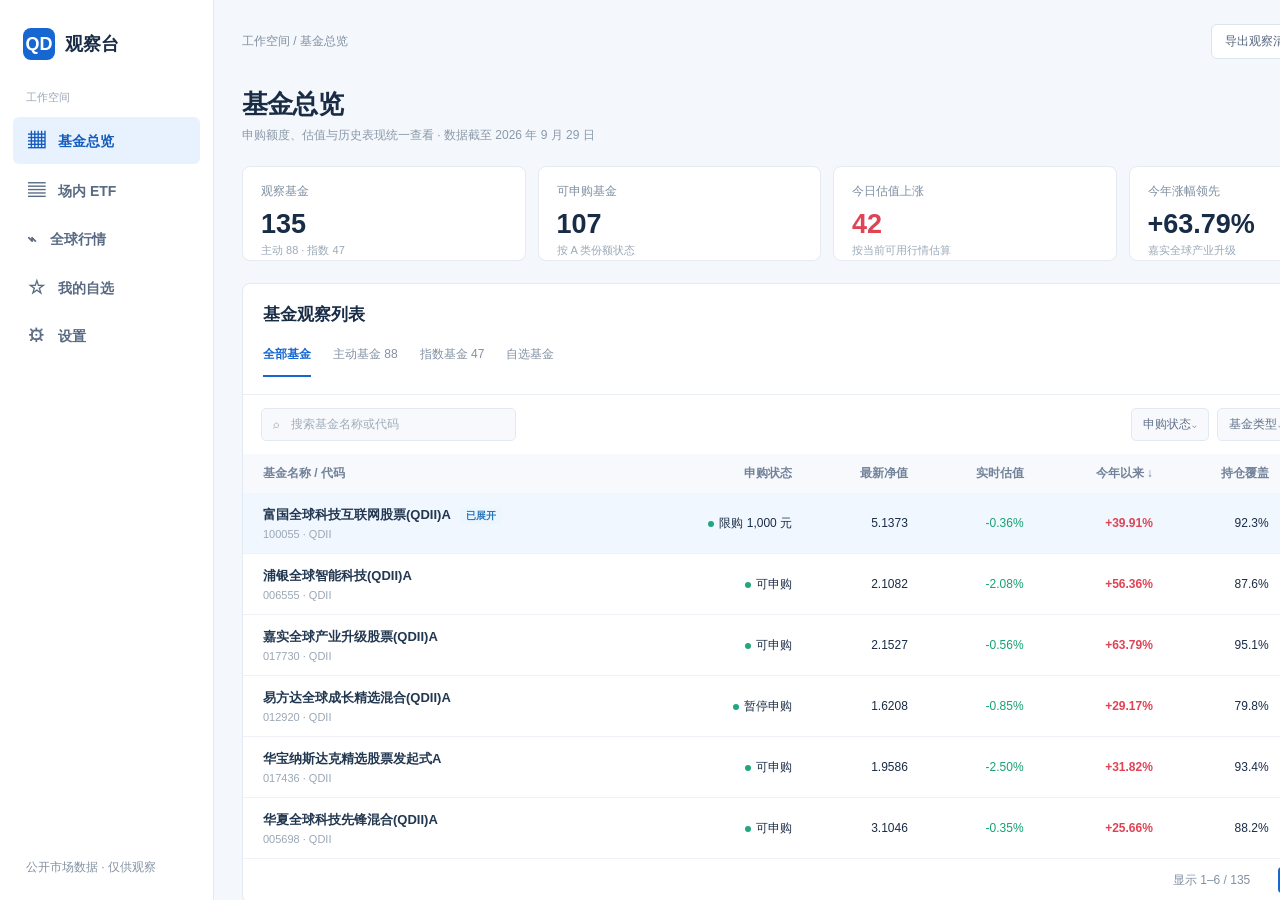
<file: mockups/design-options.html>
<!doctype html>
<html lang="zh-CN">
<head>
<meta charset="utf-8"><meta name="viewport" content="width=device-width,initial-scale=1">
<title>QD 观察台 · 三种界面方向</title>
<style>
*{box-sizing:border-box}body{margin:0;font-family:"Microsoft YaHei UI","PingFang SC",Arial,sans-serif;font-size:14px}button,input{font:inherit}button{cursor:default} .frame{width:1440px;height:900px;overflow:hidden;position:relative}.tiny{font-size:11px}.muted{color:var(--muted)}.up{color:var(--up)}.down{color:var(--down)}.num{font-variant-numeric:tabular-nums;font-family:Arial,"Microsoft YaHei UI",sans-serif}.logo{font-weight:800;letter-spacing:-.05em}.pill{display:inline-flex;align-items:center;padding:5px 10px;border-radius:6px;font-size:11px;font-weight:700}.bar-chart{height:130px;display:flex;align-items:end;gap:12px}.bar-chart i{display:block;width:28px;border-radius:3px 3px 0 0;background:var(--accent);opacity:.8}.top-line{display:flex;justify-content:space-between;align-items:center}.spark{width:116px;height:34px}.spark path{fill:none;stroke:currentColor;stroke-width:2.3;stroke-linecap:round;stroke-linejoin:round}.line-graph{height:190px;width:100%;display:block}.line-graph polyline{fill:none;stroke:var(--accent);stroke-width:3;stroke-linejoin:round;stroke-linecap:round}.line-graph polygon{fill:var(--area)}.line-graph line{stroke:var(--grid);stroke-width:1}.line-graph text{font:11px Arial;fill:var(--muted)}
/* 1: enterprise / Ant Design inspired */
.v1{--accent:#1767d2;--muted:#8290a5;--up:#df4455;--down:#15a271;--area:#eaf2ff;--grid:#e8edf5;background:#f4f7fb;color:#192c46;display:flex}.v1 aside{width:214px;background:#fff;border-right:1px solid #e3e9f0;flex:none;padding:25px 13px}.v1 .brand{display:flex;align-items:center;gap:10px;padding:3px 10px 30px;font-size:18px;font-weight:800}.v1 .brand b{display:grid;place-items:center;width:32px;height:32px;background:#1767d2;color:white;border-radius:8px;font:800 18px Arial}.v1 .navcap{font-size:11px;color:#9aa6b4;padding:0 13px 9px}.v1 .navitem{padding:12px 15px;margin:3px 0;border-radius:6px;font-weight:600;color:#596b83}.v1 .navitem.active{background:#e8f2ff;color:#135bbd}.v1 .navitem span{margin-right:13px;font-size:17px}.v1 .aside-bottom{position:absolute;bottom:24px;left:26px;font-size:12px;color:#8492a3}.v1 main{flex:1;padding:24px 28px}.v1 .crumb{font-size:12px;color:#8190a2}.v1 h1{font-size:26px;margin:28px 0 5px;letter-spacing:-.03em}.v1 .sub{font-size:12px;color:#8a99aa}.v1 .header-controls{display:flex;gap:10px}.v1 .outline{padding:8px 13px;background:#fff;border:1px solid #dce4ee;border-radius:6px;color:#53637b;font-size:12px}.v1 .primary{background:#1767d2;border-color:#1767d2;color:white}.v1 .stats{display:grid;grid-template-columns:repeat(4,1fr);gap:12px;margin:22px 0}.v1 .stat{background:#fff;border:1px solid #e4ebf3;border-radius:8px;padding:16px 18px;height:95px}.v1 .stat .label{color:#7e8ea0;font-size:12px}.v1 .stat .value{font:700 27px Arial;margin:9px 0 3px}.v1 .stat .foot{font-size:11px;color:#9ba9b8}.v1 .panel{background:#fff;border:1px solid #e3eaf2;border-radius:8px;overflow:hidden}.v1 .panel-head{padding:19px 20px 17px;display:flex;justify-content:space-between;align-items:center;border-bottom:1px solid #e9eef5}.v1 h2{font-size:17px;margin:0}.v1 .tabs{display:flex;gap:22px;font-size:12px;color:#8291a3;margin-top:20px}.v1 .tabs b{color:#1767d2;border-bottom:2px solid #1767d2;padding-bottom:12px}.v1 .table-tools{display:flex;gap:8px;padding:13px 18px}.v1 .table-tools span{font-size:12px;background:#f7f9fc;border:1px solid #e3e9f2;border-radius:5px;padding:7px 11px;color:#60718a}.v1 .table-tools .search{width:255px;margin-right:auto;color:#a1adba}.v1 table{width:100%;border-collapse:collapse;font-size:12px}.v1 th{background:#f7f9fc;text-align:right;padding:11px 16px;color:#73839a;font-weight:600}.v1 th:first-child,.v1 td:first-child{text-align:left;padding-left:20px}.v1 td{text-align:right;padding:13px 16px;border-bottom:1px solid #eef1f5}.v1 tr.selected{background:#f1f7ff}.v1 .fundname{font-size:13px;font-weight:700;color:#223750}.v1 .code{font:11px Arial;color:#9aa7b5;margin-top:4px}.v1 .rowtag{font-size:10px;background:#ecf6ff;color:#2776be;border-radius:3px;padding:3px 6px;margin-left:6px}.v1 .dot{width:6px;height:6px;border-radius:50%;display:inline-block;background:#20a77f;margin-right:5px}.v1 .pagination{text-align:right;padding:13px 20px;font-size:12px;color:#8190a2}.v1 .page-on{background:#1767d2;color:#fff;border-radius:4px;padding:6px 10px;margin-left:12px}
/* 2: Eva-inspired adaptable card system */
.v2{--accent:#0e8c9b;--muted:#8492a3;--up:#e15f68;--down:#0d9e82;--area:#dcf5f1;--grid:#e7eef0;background:#f5f8fa;color:#173349;display:flex}.v2 aside{width:78px;background:#fff;border-right:1px solid #e5edf0;display:flex;flex-direction:column;align-items:center;padding-top:25px;gap:26px;flex:none}.v2 .brandicon{width:42px;height:42px;display:grid;place-items:center;background:#087d89;color:white;border-radius:13px;font:800 18px Arial}.v2 .icon{height:39px;width:39px;display:grid;place-items:center;border-radius:12px;font-size:20px;color:#90a2ad}.v2 .icon.active{background:#def2f0;color:#068794}.v2 main{padding:34px 40px;flex:1}.v2 .greeting{color:#849aa7;font-size:13px}.v2 h1{font-size:29px;margin:8px 0 5px;letter-spacing:-.03em}.v2 .headrow{display:flex;justify-content:space-between;align-items:center}.v2 .top-actions{display:flex;gap:10px}.v2 .top-actions div{background:#fff;border:1px solid #e2ebee;border-radius:11px;padding:10px 13px;color:#58727d;font-size:12px}.v2 .hero{display:grid;grid-template-columns:1.56fr 1fr;gap:18px;margin-top:25px}.v2 .trendbox,.v2 .quickbox,.v2 .fundcard{background:#fff;border:1px solid #e8eff1;border-radius:18px;box-shadow:0 10px 28px #244b5510}.v2 .trendbox{padding:23px 25px 17px;height:307px}.v2 .quickbox{padding:23px 24px;height:307px}.v2 .eyebrow{font-size:11px;font-weight:700;letter-spacing:.1em;color:#0b929c}.v2 h2{font-size:18px;margin:9px 0 2px}.v2 .bigpercent{font:700 36px Arial;margin:5px 0;color:#db5967}.v2 .chart-head{display:flex;justify-content:space-between}.v2 .chart-head .muted{font-size:12px}.v2 .ranges{display:flex;gap:7px;margin-top:10px}.v2 .ranges span{font-size:11px;padding:4px 9px;color:#94a5ad}.v2 .ranges .on{color:#0d8d99;background:#e7f7f6;border-radius:7px;font-weight:700}.v2 .quickbox h2{margin:0 0 24px}.v2 .marketrow{display:flex;justify-content:space-between;padding:12px 0;border-bottom:1px solid #eef3f4;align-items:center}.v2 .marketrow:last-child{border:0}.v2 .mname{font-weight:700;font-size:13px}.v2 .marketrow .muted{font-size:11px}.v2 .ml{font:700 17px Arial}.v2 .sectionhead{display:flex;justify-content:space-between;align-items:end;margin:25px 0 16px}.v2 .sectionhead h2{font-size:20px;margin:0 0 4px}.v2 .filter{display:flex;gap:7px}.v2 .filter span{padding:8px 12px;border-radius:9px;background:white;border:1px solid #e2ecee;color:#78909a;font-size:12px}.v2 .filter .on{background:#0b8d9b;color:white;border-color:#0b8d9b}.v2 .cards{display:grid;grid-template-columns:repeat(3,1fr);gap:14px}.v2 .fundcard{padding:18px 19px;height:158px}.v2 .fundcard.featured{border:2px solid #85cfcd;background:#fbffff;padding:17px 18px}.v2 .f-top{display:flex;justify-content:space-between;align-items:start}.v2 .f-title{font-size:13px;font-weight:700;line-height:1.5;max-width:270px}.v2 .f-code{font-size:11px;color:#98a9af;margin-top:4px}.v2 .fav{color:#b4c3c9;font-size:19px}.v2 .f-bottom{display:flex;justify-content:space-between;margin-top:18px}.v2 .f-bottom small{display:block;color:#9aa9af;font-size:10px;margin-bottom:7px}.v2 .f-bottom strong{font:700 23px Arial}.v2 .f-bottom b{font:700 18px Arial}.v2 .cardfoot{margin-top:13px;font-size:10px;color:#93a7ad}.v2 .searchline{background:#fff;border:1px solid #e1ebed;padding:10px 16px;border-radius:10px;color:#9badb2;font-size:12px;width:260px}
.v2 .line-graph{height:160px}
/* 3: Stack-inspired investor app */
.v3{--accent:#b8f36b;--muted:#87919d;--up:#b8f36b;--down:#ff7b83;--area:#b8f36b16;--grid:#313944;background:#0d1119;color:#edf5f0;display:flex}.v3 aside{width:240px;background:#111720;border-right:1px solid #222b35;padding:27px 18px;flex:none}.v3 .brand{font-size:20px;font-weight:800;letter-spacing:-.04em;margin:1px 11px 38px}.v3 .brand span{color:#b8f36b}.v3 .brand small{display:block;font-size:10px;color:#73838a;letter-spacing:.12em;margin-top:6px}.v3 .navitem{color:#8794a1;padding:13px 15px;margin:6px 0;border-radius:10px;font-size:13px}.v3 .navitem b{font-size:17px;margin-right:14px;font-weight:400}.v3 .navitem.active{color:#cffa9e;background:#27352a}.v3 .watchlabel{margin:38px 14px 13px;font-size:10px;color:#6e7b87;letter-spacing:.12em}.v3 .watchitem{display:flex;justify-content:space-between;padding:13px 14px;font-size:12px;color:#b4c0c7;border-bottom:1px solid #202832}.v3 .watchitem em{font-style:normal;color:#b8f36b}.v3 main{padding:30px 35px;flex:1}.v3 .topline{display:flex;justify-content:space-between;align-items:center;color:#6f7d89;font-size:12px}.v3 .topline span:last-child{background:#212a32;color:#b8f36b;padding:8px 12px;border-radius:7px}.v3 h1{font-size:29px;margin:30px 0 5px;letter-spacing:-.04em}.v3 .intro{color:#81909a;font-size:12px}.v3 .grid{display:grid;grid-template-columns:1.35fr .85fr;gap:16px;margin-top:23px}.v3 .hero,.v3 .sidebox,.v3 .listbox{background:#171e27;border:1px solid #29323a;border-radius:15px}.v3 .hero{padding:22px 25px;height:305px}.v3 .hero small{color:#9dabaf}.v3 .hero .focus{font:700 38px Arial;margin:10px 0 0}.v3 .hero .focus span{font:700 16px Arial;color:#b8f36b;margin-left:8px}.v3 .hero .detail{color:#84939b;font-size:11px;margin-top:6px}.v3 .hero .graph{height:145px;margin-top:4px}.v3 .sidebox{padding:22px;height:305px}.v3 .sidebox h3{margin:0 0 24px;font-size:15px}.v3 .sidebox .pair{display:flex;justify-content:space-between;padding:14px 0;border-bottom:1px solid #2a343e}.v3 .sidebox .pair span{color:#9aa8af;font-size:12px}.v3 .sidebox .pair strong{font:700 18px Arial}.v3 .listbox{margin-top:19px;overflow:hidden}.v3 .listhead{display:flex;justify-content:space-between;padding:19px 22px;border-bottom:1px solid #29333c}.v3 .listhead h2{margin:0;font-size:17px}.v3 .listhead span{font-size:11px;color:#95a2aa}.v3 .tabs{display:flex;gap:23px;padding:18px 22px 8px;color:#82909a;font-size:12px}.v3 .tabs b{color:#c5f78d}.v3 .fundrow{display:grid;grid-template-columns:1.9fr 1fr 1fr 1fr 1.05fr;align-items:center;padding:12px 22px;border-top:1px solid #27313b;font-size:12px}.v3 .fundrow.header{color:#71818c;font-size:10px;padding-top:12px;padding-bottom:10px;border-top:0}.v3 .fundrow.featured{background:#202b25}.v3 .fundrow strong{font-size:13px}.v3 .fundrow .tiny{color:#72838d;margin-top:5px}.v3 .f-num{font:700 16px Arial}.v3 .mini-chart{color:#b8f36b}.v3 .footerhint{color:#687a81;font-size:11px;padding:13px 22px}
</style>
</head><body><div id="root"></div>
<script>
const v=new URLSearchParams(location.search).get('v')||'1';
const graph='<svg class="line-graph" viewBox="0 0 650 190" preserveAspectRatio="none"><line x1="0" y1="45" x2="650" y2="45"/><line x1="0" y1="96" x2="650" y2="96"/><line x1="0" y1="147" x2="650" y2="147"/><polygon points="0,147 0,140 38,121 74,136 116,91 156,107 197,81 237,101 278,72 315,88 353,54 389,75 430,61 466,81 509,44 550,49 589,28 630,39 650,24 650,147"/><polyline points="0,140 38,121 74,136 116,91 156,107 197,81 237,101 278,72 315,88 353,54 389,75 430,61 466,81 509,44 550,49 589,28 630,39 650,24"/><text x="0" y="183">01 / 02</text><text x="580" y="183">09 / 24</text></svg>';
const spark='<svg class="spark" viewBox="0 0 116 34"><path d="M1 28 18 19 34 25 49 12 65 17 80 8 96 14 115 3"/></svg>';
const names=[['富国全球科技互联网股票(QDII)A','100055','5.1373','+39.91%','-0.36%'],['浦银全球智能科技(QDII)A','006555','2.1082','+56.36%','-2.08%'],['嘉实全球产业升级股票(QDII)A','017730','2.1527','+63.79%','-0.56%'],['易方达全球成长精选混合(QDII)A','012920','1.6208','+29.17%','-0.85%'],['华宝纳斯达克精选股票发起式A','017436','1.9586','+31.82%','-2.50%'],['华夏全球科技先锋混合(QDII)A','005698','3.1046','+25.66%','-0.35%']];
function view1(){return `<div class="frame v1"><aside><div class="brand"><b>QD</b>观察台</div><div class="navcap">工作空间</div><div class="navitem active"><span>▦</span>基金总览</div><div class="navitem"><span>▤</span>场内 ETF</div><div class="navitem"><span>⌁</span>全球行情</div><div class="navitem"><span>☆</span>我的自选</div><div class="navitem"><span>⚙</span>设置</div><div class="aside-bottom">公开市场数据 · 仅供观察</div></aside><main><div class="top-line"><div class="crumb">工作空间 / 基金总览</div><div class="header-controls"><button class="outline">导出观察清单</button><button class="outline primary">＋ 添加基金</button></div></div><h1>基金总览</h1><div class="sub">申购额度、估值与历史表现统一查看 · 数据截至 2026 年 9 月 29 日</div><div class="stats"><div class="stat"><div class="label">观察基金</div><div class="value num">135</div><div class="foot">主动 88 · 指数 47</div></div><div class="stat"><div class="label">可申购基金</div><div class="value num">107</div><div class="foot">按 A 类份额状态</div></div><div class="stat"><div class="label">今日估值上涨</div><div class="value num up">42</div><div class="foot">按当前可用行情估算</div></div><div class="stat"><div class="label">今年涨幅领先</div><div class="value num">+63.79%</div><div class="foot">嘉实全球产业升级</div></div></div><div class="panel"><div class="panel-head"><div><h2>基金观察列表</h2><div class="tabs"><b>全部基金</b><span>主动基金 88</span><span>指数基金 47</span><span>自选基金</span></div></div><div class="muted tiny">数据每 15 秒更新</div></div><div class="table-tools"><span class="search">⌕　搜索基金名称或代码</span><span>申购状态⌄</span><span>基金类型⌄</span><span>排序：默认⌄</span></div><table><thead><tr><th>基金名称 / 代码</th><th>申购状态</th><th>最新净值</th><th>实时估值</th><th>今年以来 ↓</th><th>持仓覆盖</th><th>操作</th></tr></thead><tbody>${names.map((n,i)=>`<tr class="${i===0?'selected':''}"><td><div class="fundname">${n[0]} ${i===0?'<span class="rowtag">已展开</span>':''}</div><div class="code">${n[1]} · QDII</div></td><td><span class="dot"></span>${i===3?'暂停申购':i===0?'限购 1,000 元':'可申购'}</td><td class="num">${n[2]}</td><td class="num ${n[4].startsWith('-')?'down':'up'}">${n[4]}</td><td class="num up"><b>${n[3]}</b></td><td class="num">${[92.3,87.6,95.1,79.8,93.4,88.2][i]}%</td><td style="color:#1767d2">查看详情 ›</td></tr>`).join('')}</tbody></table><div class="pagination">显示 1–6 / 135　 <span class="page-on">1</span>　2　3　…　23</div></div></main></div>`}
function view2(){return `<div class="frame v2"><aside><div class="brandicon">QD</div><div class="icon active">▦</div><div class="icon">▤</div><div class="icon">⌁</div><div class="icon">☆</div><div class="icon">⚙</div></aside><main><div class="headrow"><div><div class="greeting">周二，9 月 29 日　·　市场观察</div><h1>你的基金，今天怎么样？</h1><div class="muted" style="font-size:12px">净值、年内表现和市场行情，一眼看清。</div></div><div class="top-actions"><div>⌕　搜索基金</div><div>＋ 添加基金</div><div>◯</div></div></div><div class="hero"><div class="trendbox"><div class="chart-head"><div><div class="eyebrow">正在关注</div><h2>富国全球科技互联网股票(QDII)A</h2><div class="muted">100055　·　净值更新于 09 月 24 日</div></div><div style="text-align:right"><div class="muted">今年以来</div><div class="bigpercent">+39.91%</div></div></div>${graph}<div class="ranges"><span>1周</span><span>1月</span><span>3月</span><span>6月</span><span class="on">今年</span><span>全部</span></div></div><div class="quickbox"><div class="eyebrow">市场脉搏</div><h2>主要市场</h2><div class="marketrow"><div><div class="mname">纳斯达克 100</div><div class="muted">美国科技</div></div><div class="ml down">-1.08%</div></div><div class="marketrow"><div><div class="mname">标普 500</div><div class="muted">美国大盘</div></div><div class="ml down">-0.77%</div></div><div class="marketrow"><div><div class="mname">恒生科技</div><div class="muted">中国香港</div></div><div class="ml up">+0.84%</div></div><div class="marketrow"><div><div class="mname">沪深 300</div><div class="muted">中国内地</div></div><div class="ml up">+0.32%</div></div></div></div><div class="sectionhead"><div><h2>基金观察</h2><div class="muted tiny">135 只基金，按你的关注顺序呈现</div></div><div style="display:flex;gap:12px;align-items:center"><div class="searchline">⌕　搜索名称或代码</div><div class="filter"><span class="on">全部</span><span>自选</span><span>可申购</span><span>指数</span></div></div></div><div class="cards">${names.map((n,i)=>`<div class="fundcard ${i===0?'featured':''}"><div class="f-top"><div><div class="f-title">${n[0]}</div><div class="f-code">${n[1]}　·　${i===3?'暂停申购':'可申购'}</div></div><div class="fav">☆</div></div><div class="f-bottom"><div><small>今年以来</small><strong class="up">${n[3]}</strong></div><div style="text-align:right"><small>实时估值</small><b class="down">${n[4]}</b></div></div><div class="cardfoot">最新净值 ${n[2]}　·　点击查看走势</div></div>`).join('')}</div></main></div>`}
function view3(){return `<div class="frame v3"><aside><div class="brand">QD<span>·</span>MONITOR<small>CROSS-BORDER INVESTING</small></div><div class="navitem active"><b>▦</b> 总览</div><div class="navitem"><b>☆</b> 我的自选</div><div class="navitem"><b>▤</b> 场内 ETF</div><div class="navitem"><b>⌁</b> 全球行情</div><div class="navitem"><b>⚙</b> 设置</div><div class="watchlabel">快速观察</div><div class="watchitem"><span>纳斯达克 100</span><em>-1.08%</em></div><div class="watchitem"><span>标普 500</span><em>-0.77%</em></div><div class="watchitem"><span>恒生科技</span><em>+0.84%</em></div></aside><main><div class="topline"><span>工作台 / 基金总览</span><span>●　市场数据已更新</span></div><h1>看清每一笔增长。</h1><div class="intro">跨境基金实时观察　/　2026 年 9 月 29 日</div><div class="grid"><div class="hero"><small>重点观察　/　富国全球科技互联网股票(QDII)A</small><div class="focus num">5.1373 <span>+39.91% 今年</span></div><div class="detail">100055　·　最新净值 09 月 24 日　·　实时估值 -0.36%</div><div class="graph">${graph}</div></div><div class="sidebox"><h3>这只基金的表现</h3><div class="pair"><span>近 1 个月</span><strong class="up">+2.21%</strong></div><div class="pair"><span>近 3 个月</span><strong class="down">-18.33%</strong></div><div class="pair"><span>近 1 年</span><strong class="up">+39.39%</strong></div><div class="pair"><span>最新累计净值</span><strong>5.1373</strong></div></div></div><div class="listbox"><div class="listhead"><h2>关注列表 <span style="color:#71818c">/ 135</span></h2><span>⌕　搜索基金或代码　　⇵ 排序</span></div><div class="tabs"><b>全部基金</b><span>我的自选</span><span>主动基金</span><span>指数基金</span><span>可申购</span></div><div class="fundrow header"><div>基金</div><div>最新净值</div><div>实时估值</div><div>今年以来</div><div>走势</div></div>${names.map((n,i)=>`<div class="fundrow ${i===0?'featured':''}"><div><strong>${n[0]}</strong><div class="tiny">${n[1]}　·　${i===3?'暂停申购':'QDII / 可申购'}</div></div><div class="f-num">${n[2]}</div><div class="f-num down">${n[4]}</div><div class="f-num up">${n[3]}</div><div class="mini-chart">${spark}</div></div>`).join('')}<div class="footerhint">查看全部 135 只基金　›</div></div></main></div>`}
document.getElementById('root').innerHTML=({1:view1,2:view2,3:view3}[v]||view1)();
</script></body></html>
</file>
<file: styles.css>
:root{--bg:#f5f7f6;--surface:#fff;--ink:#172924;--muted:#687a73;--soft:#90a19a;--line:#e3eae6;--accent:#176b59;--accent-soft:#e7f2ed;--rise:#c64c46;--fall:#148460;--amber:#a56c18;--radius:14px}
*{box-sizing:border-box}html{scroll-behavior:smooth}body{margin:0;background:var(--bg);color:var(--ink);font-family:Arial,"Microsoft YaHei","PingFang SC",sans-serif;font-size:14px;-webkit-font-smoothing:antialiased}button,input{font:inherit}button{cursor:pointer}button:focus-visible,input:focus-visible,summary:focus-visible{outline:3px solid #85c9ae;outline-offset:2px}.sr-only{position:absolute;width:1px;height:1px;padding:0;margin:-1px;overflow:hidden;clip:rect(0,0,0,0);white-space:nowrap;border:0}.up{color:var(--rise)}.down{color:var(--fall)}.flat{color:var(--muted)}
.app-shell{min-height:100dvh;display:grid;grid-template-columns:234px minmax(0,1fr)}.side-nav{position:sticky;top:0;height:100dvh;background:#102b25;color:#eaf5ef;padding:27px 16px;display:flex;flex-direction:column;z-index:20}.brand{display:flex;align-items:center;gap:11px;padding:0 11px 35px}.brand-mark{display:flex;align-items:center;justify-content:center;width:37px;height:37px;border-radius:11px;background:#d5eee1;color:#123f32;font-weight:800;font-size:18px;letter-spacing:-2px}.brand-mark span{color:#238069}.brand-name{font-size:16px;font-weight:700;white-space:nowrap;letter-spacing:.2px}.brand-name small{display:block;font-size:10px;letter-spacing:1px;color:#91b0a3;font-weight:400;margin-top:4px}.nav-caption{padding:0 16px;margin:4px 0 11px;color:#739689;font-size:11px;letter-spacing:1.5px}.ni{width:100%;border:0;background:transparent;color:#a9c5b7;display:flex;align-items:center;gap:12px;text-align:left;padding:13px 16px;border-radius:11px;margin:2px 0;font-weight:600;transition:background .2s,color .2s,transform .2s}.ni:hover{background:#1c4237;color:#fff}.ni:active{transform:scale(.98)}.ni.on{background:#d9eee3;color:#114a39}.nav-symbol{width:19px;text-align:center;font-size:21px;line-height:15px;font-weight:400}.side-note{margin-top:auto;background:#194238;padding:16px;border:1px solid #295848;border-radius:var(--radius);color:#b7d0c2}.side-note-label{font-size:11px;letter-spacing:1px;color:#8eba9f}.side-note p{font-size:12px;line-height:1.7;margin:9px 0 0}.main-content{min-width:0}.topbar{height:66px;border-bottom:1px solid var(--line);background:rgba(255,255,255,.88);display:flex;align-items:center;justify-content:space-between;padding:0 clamp(22px,4vw,56px);gap:16px}.breadcrumb{color:var(--muted);font-size:12px;white-space:nowrap}.breadcrumb span{margin:0 10px;color:#a8b7af}.breadcrumb strong{color:var(--ink);font-weight:600}.top-status{display:flex;align-items:center;gap:9px;font-size:11px;color:var(--muted);white-space:nowrap}.live-indicator{width:7px;height:7px;border-radius:50%;background:#45af81;box-shadow:0 0 0 3px #d9f3e4}.status-divider{height:13px;width:1px;background:#d4dfd8;margin:0 4px}.upd{color:var(--soft)}.content-wrap{max-width:1250px;margin:auto;padding:0 clamp(22px,4vw,56px) 30px}.page-intro{display:flex;align-items:flex-end;justify-content:space-between;gap:24px;padding:42px 0 34px}.eyebrow{color:var(--accent);font-size:10px;font-weight:700;letter-spacing:2.5px;margin:0 0 12px}.page-intro h1{font-size:clamp(27px,2.9vw,40px);font-weight:750;letter-spacing:-1.2px;line-height:1.2;margin:0}.intro-copy{color:var(--muted);font-size:13px;margin:12px 0 0;line-height:1.7}.intro-date{font-size:12px;color:var(--soft);white-space:nowrap;padding-bottom:4px}.section-heading{display:flex;align-items:flex-end;justify-content:space-between;gap:16px;margin-bottom:16px}.section-kicker{font-size:11px;color:var(--accent);font-weight:700;letter-spacing:1px}.section-heading h2{font-size:20px;letter-spacing:-.4px;margin:6px 0 0}.section-aside{font-size:11px;color:var(--soft);padding-bottom:2px}.heading-count{color:var(--soft);font-size:13px;font-weight:400;margin-left:5px}.market-overview{margin-bottom:36px}.idx-strip{display:grid;grid-template-columns:repeat(3,minmax(0,1fr));gap:12px}.idx{min-height:104px;border:1px solid var(--line);background:var(--surface);border-radius:var(--radius);padding:19px 22px;display:flex;flex-direction:column;justify-content:space-between;transition:box-shadow .2s,transform .2s}.idx:hover{box-shadow:0 8px 26px #2345340c;transform:translateY(-2px)}.idx-name{font-size:12px;color:var(--muted)}.idx-pct{font-size:23px;font-weight:750;letter-spacing:-.7px;font-variant-numeric:tabular-nums}.index-skeleton,.loading-row{background:linear-gradient(90deg,#e6eee9,#f7faf8,#e6eee9);background-size:200% 100%;animation:shimmer 1.4s infinite;border-radius:var(--radius)}.index-skeleton{height:104px}.loading-row{height:84px;margin-bottom:2px}@keyframes shimmer{to{background-position-x:-200%}}
.fund-section{background:var(--surface);border:1px solid var(--line);border-radius:var(--radius);overflow:visible;box-shadow:0 6px 30px #163b2910}.funds-heading{padding:23px 24px 0;margin-bottom:21px}.controls{padding:0 24px 18px;border-bottom:1px solid var(--line)}.filter-row{display:flex;align-items:center;gap:7px;flex-wrap:wrap;margin-bottom:17px}.chk{border:1px solid transparent;background:#f1f5f2;color:#65766e;border-radius:8px;padding:8px 12px;font-size:12px;line-height:16px;white-space:nowrap;transition:all .18s}.chk i{display:none}.chk:hover{background:#e7f0e9;color:var(--accent)}.chk.on{border-color:#bddccc;background:var(--accent-soft);color:#13553f;font-weight:700}.chk:active,.sort-btn:active,.f-del:active{transform:scale(.98)}.control-bottom{display:flex;gap:10px}.search-box{flex:1;min-width:0;position:relative}.search-glyph{position:absolute;left:15px;top:7px;font-size:24px;color:#81978b;line-height:28px;pointer-events:none}.search-input{display:block;width:100%;height:43px;border:1px solid #dce6df;border-radius:9px;background:#fafcfb;color:var(--ink);padding:0 15px 0 42px;outline:none;font-size:12px}.search-input::placeholder{color:#98aaa0}.search-input:focus{border-color:#81bba0;background:#fff;box-shadow:0 0 0 3px #e2f2e8}.results{position:absolute;top:48px;left:0;right:0;z-index:30;background:#fff;border:1px solid var(--line);border-radius:10px;max-height:350px;overflow:auto;box-shadow:0 15px 40px #1c3d2b24}.r-row{display:flex;justify-content:space-between;align-items:center;padding:12px 15px;border-bottom:1px solid var(--line);cursor:pointer}.r-row:last-child{border:0}.r-row:hover{background:#f5faf6}.r-name{font-size:12px;font-weight:600}.r-sub,.hint{font-size:11px;color:var(--muted);margin-top:4px}.r-add{font-size:11px;font-weight:700;color:var(--accent);white-space:nowrap;margin-left:12px}.hint{padding:15px;text-align:center}.sort-btn{min-width:124px;border:1px solid #dce6df;border-radius:9px;background:#fff;color:var(--ink);padding:0 15px;font-size:12px}.sort-btn:hover{background:#f7faf8}.list-head{display:grid;grid-template-columns:1fr 230px;gap:20px;background:#fbfcfb;color:var(--soft);padding:11px 26px;border-bottom:1px solid var(--line);font-size:11px}.list-head span:last-child{text-align:right}.fund-list{min-height:80px}.card{position:relative;padding:19px 26px;border-bottom:1px solid var(--line);background:#fff;transition:background .16s}.card:last-child{border-bottom:0;border-radius:0 0 var(--radius) var(--radius)}.card:hover{background:#fcfefd}.f-head{display:flex;justify-content:space-between;align-items:center;gap:20px;cursor:pointer}.f-left{display:flex;align-items:center;gap:14px;min-width:0;flex:1}.poke{flex:0 0 30px;height:30px;border:1px solid #dce7df;border-radius:9px;display:flex;align-items:center;justify-content:center;background:#f4f7f5;color:#a1b2a7;transition:all .18s}.poke::before{content:'☆';font-size:21px;line-height:1}.poke.on{background:var(--accent-soft);border-color:#b5d7c4;color:var(--accent)}.poke.on::before{content:'★';font-size:17px}.poke:hover{color:var(--accent);border-color:#9dc7ae}.f-name{font-weight:700;font-size:13px;line-height:1.45;white-space:normal;overflow-wrap:anywhere;padding-right:4px}.f-sub{display:flex;align-items:center;gap:7px;flex-wrap:wrap;color:var(--muted);font-size:11px;margin-top:7px}.f-type{background:#edf3fa;color:#506d8a;border-radius:5px;padding:2px 5px;font-size:10px}.f-limit{background:#fff4e8;color:var(--amber);border-radius:5px;padding:2px 5px;font-size:10px}.f-limit.stop{background:#fff0ed;color:var(--rise)}.stop-plain{color:var(--rise)}.scope-wrap{font-size:10px}.scope-merge{color:var(--fall)}.scope-split{color:var(--amber)}.direct-tag{color:#507698}.f-right{min-width:200px;text-align:right;padding-right:22px}.est-line{display:flex;align-items:baseline;justify-content:flex-end;gap:7px}.est-line+.est-line{margin-top:4px}.est-big{font-size:20px;font-weight:750;letter-spacing:-.4px;font-variant-numeric:tabular-nums}.est-small{font-size:12px;font-weight:700;font-variant-numeric:tabular-nums}.est-tag,.f-estnav{font-size:10px;color:var(--soft)}.f-estnav{margin-top:5px}.ah-icon{width:16px;height:16px;object-fit:contain;vertical-align:middle}.f-x{position:absolute;right:11px;top:14px;border-radius:5px;width:22px;height:22px;text-align:center;line-height:20px;color:#9caca3;cursor:pointer;opacity:0}.card:hover .f-x,.f-x:focus{opacity:1}.f-x:hover{background:#fff0ed;color:var(--rise)}.card.dragging{opacity:.5}.card.drop-target{box-shadow:inset 0 0 0 2px var(--accent)}.meta-line{display:flex;gap:10px 20px;flex-wrap:wrap;color:var(--muted);font-size:11px;padding:16px 0;border-top:1px solid var(--line);margin-top:18px}.f-del{color:var(--rise);cursor:pointer;margin-left:auto}.hm-sec{margin-top:20px;padding-top:17px;border-top:1px solid var(--line)}.hm-title{font-size:12px;font-weight:700;color:var(--ink);display:flex;justify-content:space-between;gap:12px;margin-bottom:12px}.hm-stat,.hm-nav-tip,.hm-empty{color:var(--muted);font-size:11px}.hm-nav-tip{text-align:right;margin-top:5px}.hm-empty{text-align:center;padding:16px}.hm-perf{display:grid;grid-template-columns:repeat(4,minmax(0,1fr));gap:8px}.hm-perf .hp{background:#f5f8f6;border:1px solid var(--line);border-radius:9px;padding:10px;text-align:center;cursor:pointer}.hm-perf .hp.on{border-color:#96c8ae;background:var(--accent-soft)}.hp-l{font-size:10px;color:var(--muted)}.hp-v{font-size:13px;font-weight:700;margin-top:5px}.hm-tabs{display:flex;gap:6px;flex-wrap:wrap}.hm-tab{font-size:11px;padding:5px 9px;border-radius:6px;color:var(--muted);background:#f2f5f3;cursor:pointer}.hm-tab.on{background:var(--accent);color:#fff}.hm-chart{display:block;width:100%;height:auto}.hm-dl{fill:var(--muted);font:11px Arial,sans-serif}table.hold{border-collapse:collapse;width:100%;margin:18px 0 4px;font-size:11px}table.hold th,table.hold td{padding:11px 8px;text-align:right;border-bottom:1px solid var(--line)}table.hold th{color:var(--soft);font-weight:500;background:#f9fbf9}table.hold td:first-child,table.hold th:first-child{text-align:left}.s-code{color:var(--soft);font-size:10px}.method-note{margin:17px 0 0;color:var(--muted);font-size:12px}.method-note summary{cursor:pointer;font-weight:600;color:var(--accent);list-style:none}.method-note summary::after{content:'  ↗';font-size:13px}.tips{padding:13px 0;line-height:1.8;max-width:78ch}.empty{padding:48px 20px;text-align:center;color:var(--muted);font-size:12px}.footer{border-top:1px solid var(--line);margin-top:35px;padding:20px 0 0;color:var(--soft);font-size:11px}
.data-panel{background:#fff;border:1px solid var(--line);border-radius:var(--radius);overflow:hidden;box-shadow:0 6px 30px #163b2910}.etf-hd,.etf-row{display:flex;align-items:center;gap:10px;padding:13px 20px;border-bottom:1px solid var(--line)}.etf-hd{background:#f9fbf9;color:var(--soft);font-size:11px}.etf-row:last-child{border:0}.etf-row:hover,.mkt-row:hover{background:#fbfdfb}.e-name{flex:1.7;min-width:0;font-size:12px;font-weight:600}.e-name .s-code{display:block;margin-top:5px;font-style:normal}.e-num{flex:1;text-align:right;font-size:11px;font-variant-numeric:tabular-nums}.e-num b{font-size:13px}.e-num i{display:block;font-style:normal;margin-top:4px}.up-mild{color:var(--amber)}.table-note{font-size:11px;color:var(--muted);line-height:1.7;margin:13px 0}.market-panel{display:grid;grid-template-columns:repeat(2,minmax(0,1fr))}.mkt-row{display:flex;justify-content:space-between;align-items:center;min-height:72px;padding:15px 22px;border-bottom:1px solid var(--line)}.mkt-row:nth-child(odd){border-right:1px solid var(--line)}.mkt-name{font-size:12px;font-weight:600}.mkt-price{font-size:15px;font-weight:700;text-align:right;font-variant-numeric:tabular-nums}.mkt-pct{font-size:11px;text-align:right;margin-top:5px}.mine-card{padding:25px 29px;color:var(--muted);font-size:13px;line-height:2.3}.mine-card b{color:var(--ink);font-size:17px}.btn{display:inline-block;border:1px solid #c9ded2;border-radius:8px;background:var(--accent-soft);color:var(--accent);padding:6px 13px;margin-top:12px;font-size:12px;cursor:pointer}.btn:hover{background:#d7ebdf}.toast{position:fixed;left:50%;bottom:34px;transform:translateX(-50%);background:#173b2f;color:#fff;border-radius:9px;padding:11px 17px;z-index:100;box-shadow:0 8px 25px #183c2d30;opacity:0;transition:opacity .2s;pointer-events:none}.toast.show{opacity:1}.card.limit-alert{background:#fffaf0;box-shadow:inset 3px 0 0 #d79b39}.limit-badge{background:#fff0d5;color:#98600b;padding:2px 5px;border-radius:5px}.limit-change{color:var(--amber)}.lm-mask{position:fixed;inset:0;background:#102b2599;display:flex;align-items:center;justify-content:center;padding:20px;z-index:90}.lm-box{background:#fff;width:min(100%,410px);border-radius:var(--radius);padding:25px;box-shadow:0 20px 55px #0003}.lm-title{font-size:17px;font-weight:700;color:var(--ink);margin-bottom:16px}.lm-item{font-size:12px;line-height:1.7;padding:11px;border-bottom:1px solid var(--line)}.lm-chg{color:var(--amber)}.lm-btn{background:var(--accent);color:#fff;border-radius:8px;text-align:center;padding:10px;margin-top:18px;cursor:pointer}
@media(max-width:1000px){.app-shell{grid-template-columns:72px minmax(0,1fr)}.side-nav{padding:24px 12px}.brand{padding:0 5px 32px}.brand-name,.nav-caption,.ni span:last-child,.side-note{display:none}.ni{justify-content:center;padding:14px}.nav-symbol{font-size:23px;width:auto}.content-wrap{padding-left:28px;padding-right:28px}.topbar{padding-left:28px;padding-right:28px}}
@media(max-width:700px){.app-shell{display:block}.side-nav{position:fixed;top:auto;bottom:0;left:0;right:0;width:100%;height:62px;padding:5px 8px;display:flex;flex-direction:row;align-items:center;justify-content:space-around;border-top:1px solid #305245}.brand,.nav-caption,.side-note{display:none}.ni{width:auto;min-width:64px;margin:0;padding:5px 7px;display:flex;flex-direction:column;gap:2px;font-size:10px;border-radius:8px}.ni span:last-child{display:inline}.nav-symbol{font-size:20px;line-height:19px}.topbar{height:51px;padding:0 18px}.top-status{font-size:10px}.top-status .upd,.status-divider{display:none}.content-wrap{padding:0 16px 80px}.page-intro{padding:27px 0 28px;display:block}.page-intro h1{font-size:26px}.intro-copy{font-size:12px}.intro-date{display:none}.section-heading h2{font-size:18px}.section-aside{display:none}.idx-strip{gap:7px}.idx{padding:13px 11px;min-height:82px}.idx-name{font-size:10px;white-space:nowrap;overflow:hidden;text-overflow:ellipsis}.idx-pct{font-size:17px}.index-skeleton{height:82px}.market-overview{margin-bottom:28px}.funds-heading{padding:18px 16px 0;margin-bottom:16px}.controls{padding:0 16px 15px}.filter-row{flex-wrap:nowrap;overflow:auto;margin:0 -16px 13px;padding:0 16px 3px;scrollbar-width:none}.filter-row::-webkit-scrollbar{display:none}.chk{padding:7px 10px}.control-bottom{gap:7px}.search-input{height:40px}.sort-btn{min-width:96px;padding:0 6px;font-size:11px}.list-head{display:none}.card{padding:16px 15px}.f-head{align-items:flex-start;gap:8px}.f-left{gap:9px}.poke{flex-basis:26px;height:26px}.f-name{font-size:12px}.f-sub{font-size:10px;gap:5px}.f-right{min-width:83px;padding-right:0}.est-big{font-size:17px}.est-small{font-size:11px}.est-tag{font-size:9px}.f-estnav{display:none}.f-x{right:4px;top:0;opacity:.6}.hm-perf{grid-template-columns:repeat(2,minmax(0,1fr))}.market-panel{grid-template-columns:1fr}.mkt-row:nth-child(odd){border-right:0}.etf-hd,.etf-row{padding:12px 10px;gap:5px}.e-name{flex:1.7;font-size:11px}.e-num{font-size:10px}.e-num b{font-size:11px}.mine-card{padding:17px;font-size:12px}.footer{margin-top:26px}}
@media(prefers-reduced-motion:reduce){*,*::before,*::after{animation-duration:.01ms!important;transition-duration:.01ms!important;scroll-behavior:auto!important}}
.ah-icon{display:none}.results{max-height:min(350px,45vh)}
@media(max-width:700px){.side-nav{z-index:40}.f-x{display:none}}
</file>
<file: redesign.css>
/* Direction 5: quiet, high-contrast data canvas. */
:root{--bg:#fbfbfa;--surface:#fff;--ink:#19191e;--muted:#777981;--soft:#a0a1aa;--line:#e3e3e6;--accent:#4935cf;--accent-soft:#efedff;--rise:#c54858;--fall:#16876e;--amber:#a87326;--radius:0}
body{background:var(--bg);font-family:"Microsoft YaHei UI","PingFang SC",Arial,sans-serif}
button:focus-visible,input:focus-visible,summary:focus-visible{outline-color:#6656dd}
.app-shell{grid-template-columns:88px minmax(0,1fr)}
.side-nav{background:#fff;color:var(--ink);border-right:1px solid var(--line);padding:26px 20px;align-items:center;gap:19px}
.brand{padding:0 0 17px}.brand-mark{width:42px;height:42px;border-radius:0;background:#27213d;color:white;font:800 15px Arial;letter-spacing:0}.brand-mark span{color:white}
.brand-name,.nav-caption,.side-note,.ni span:last-child{display:none}
.ni{height:43px;width:43px;padding:0;margin:0;justify-content:center;border-radius:0;color:#9694a5}
.ni:hover{background:#f3f2ff;color:var(--accent)}.ni.on{background:var(--accent-soft);color:var(--accent)}
.nav-symbol{font-size:21px;line-height:1;width:auto}.main-content{min-width:0}
.topbar{height:76px;padding:0 52px;background:transparent;border:0}.breadcrumb{font-size:11px;letter-spacing:.08em}.breadcrumb strong{font-weight:500}.top-status{font-size:11px}.live-indicator{background:var(--accent);box-shadow:0 0 0 3px #efedff}
.content-wrap{max-width:none;padding:0 52px 35px}.page-intro{padding:9px 0 31px;align-items:flex-end}.eyebrow{display:none}.page-intro h1{font-size:35px;letter-spacing:-.06em;font-weight:760}.intro-copy{margin-top:7px;font-size:12px;color:#8e8e96}.intro-date{font-size:11px}
.overview-summary{display:grid;grid-template-columns:repeat(4,minmax(0,1fr));border-top:1px solid #25252a;border-bottom:1px solid var(--line)}
.summary-metric{min-width:0;padding:22px 20px 21px 0;margin-right:24px;border-right:1px solid var(--line)}.summary-metric:last-child{border:0;margin:0}.summary-metric span{display:block;font-size:11px;color:var(--soft)}.summary-metric strong{display:block;margin:12px 0 5px;font:400 32px Arial,sans-serif;letter-spacing:-.05em;white-space:nowrap}.summary-metric strong.summary-accent{color:var(--accent)}.summary-metric small{display:block;color:var(--soft);font-size:10px;white-space:nowrap;overflow:hidden;text-overflow:ellipsis}
.overview-grid{display:grid;grid-template-columns:minmax(0,1.75fr) minmax(265px,.8fr);gap:40px;margin:36px 0 37px}
.focus-panel{min-width:0}.focus-head{display:flex;justify-content:space-between;gap:20px;align-items:start}.focus-eyebrow{font-size:11px;color:var(--accent)}.focus-head h2{font-size:19px;line-height:1.4;letter-spacing:-.025em;margin:15px 0 4px}.focus-head p{font-size:11px;color:var(--soft);margin:0}.focus-performance{text-align:right;white-space:nowrap}.focus-performance span{display:block;font-size:11px;color:var(--accent);margin-bottom:7px}.focus-performance strong{font:700 30px Arial,sans-serif;color:var(--accent)}
.focus-chart{min-height:245px;margin-top:15px}.focus-chart .comparison-chart{width:100%}.focus-chart .hm-chart{max-height:210px}.focus-chart .hm-empty{padding:70px 10px;color:var(--soft)}
.focus-ranges{display:flex;gap:13px;flex-wrap:wrap;border-top:1px solid var(--line);padding-top:13px}.focus-range{border:0;background:transparent;padding:4px 0;color:#9797a1;font-size:11px}.focus-range:hover,.focus-range.on{color:var(--accent)}.focus-range.on{font-weight:700}
.watch-panel{border-left:1px solid var(--line);padding-left:32px}.watch-heading{display:flex;align-items:baseline;gap:7px;margin-bottom:18px}.watch-heading h2{font-size:16px;margin:0}.watch-heading span{font-size:12px;color:var(--soft)}.watch-row{width:100%;display:flex;justify-content:space-between;align-items:center;gap:16px;text-align:left;padding:17px 0;border:0;border-top:1px solid var(--line);background:transparent;color:var(--ink)}.watch-row:hover,.watch-row.selected{background:#f8f7ff}.watch-row span{min-width:0}.watch-row strong{display:block;font-size:12px;line-height:1.45;overflow:hidden;text-overflow:ellipsis;white-space:nowrap}.watch-row small{display:block;margin-top:6px;color:var(--soft);font-size:10px}.watch-row b{font:700 14px Arial,sans-serif;white-space:nowrap}.watch-row b.up{color:var(--accent)}
.fund-section{background:transparent;border:0;border-top:1px solid #25252a;box-shadow:none;border-radius:0}.funds-heading{padding:19px 0 0;margin-bottom:14px}.section-kicker{display:none}.section-heading h2{margin:0;font-size:16px;letter-spacing:-.02em}.heading-count{font-size:11px}.section-aside{font-size:11px}.controls{padding:0 0 15px;border-bottom:1px solid var(--line);display:flex;flex-direction:row-reverse;justify-content:space-between;align-items:center;gap:16px}.filter-row{margin:0;gap:5px}.chk{border:0;border-radius:0;background:transparent;color:#8d8e98;padding:6px 8px;font-size:11px}.chk:hover,.chk.on{background:transparent;color:var(--accent);border:0}.control-bottom{flex:0 1 390px}.search-input{border-radius:0;background:#fff;border-color:var(--line);height:36px;font-size:11px}.search-input:focus{border-color:var(--accent);box-shadow:0 0 0 2px var(--accent-soft)}.search-glyph{top:4px;color:var(--accent)}.sort-btn{border-radius:0;border-color:var(--line);min-width:95px;font-size:11px}.list-head{grid-template-columns:1fr 230px;padding:11px 0;background:transparent;border-bottom:1px solid var(--line);font-size:10px}.card{padding:15px 0;background:transparent}.card:last-child{border-radius:0}.card:hover{background:#f8f7ff}.f-left{gap:10px}.poke{border:0;border-radius:0;background:transparent;color:#a6a3b8;flex-basis:27px;height:27px}.poke.on{background:transparent;border:0;color:var(--accent)}.poke:hover{border:0}.f-name{font-size:12px}.f-sub{font-size:10px;color:var(--soft);margin-top:4px}.f-type,.f-limit{border-radius:0}.f-right{min-width:202px}.est-big{font-size:16px}.est-small{font-size:12px}.est-tag,.f-estnav{font-size:10px}.f-x{top:20px}.meta-line{margin-top:14px;padding:13px 0}.hm-sec{border-top:1px solid var(--line)}.hm-title{align-items:center;flex-wrap:wrap}.hm-tab{border-radius:0;background:transparent}.hm-tab.on{background:transparent;color:var(--accent);font-weight:700}.hm-perf .hp{border-radius:0;background:#fafafa}.hm-perf .hp.on{border-color:var(--accent);background:var(--accent-soft)}
.limit-source{color:var(--accent);font-size:10px;text-decoration:underline;text-underline-offset:2px}.limit-source.pending{color:var(--amber)}
.app-shell{grid-template-columns:144px minmax(0,1fr)}
.side-nav{padding:26px 13px;align-items:stretch;gap:12px}
.brand{justify-content:center;padding:0 0 19px}
.ni{width:100%;height:40px;justify-content:flex-start;gap:10px;padding:0 11px;text-align:left}
.ni span:last-child{display:inline;font-size:11px;white-space:nowrap}
.nav-symbol{width:20px;flex:none;text-align:center;font-size:19px}
.etf-item{border-bottom:1px solid var(--line)}.etf-item:last-child{border-bottom:0}.etf-item .etf-row{border-bottom:0}
.etf-chart-toggle{border:0;background:none;color:var(--accent);font-size:10px;padding:2px 0 2px 7px;cursor:pointer}.etf-chart-toggle:hover{text-decoration:underline}.etf-chart-toggle:focus-visible,.etf-range:focus-visible,.quota-more:focus-visible{outline:2px solid var(--accent);outline-offset:2px}
.etf-chart-panel{padding:13px 20px 17px;border-top:1px solid var(--line);background:#fafafd}.etf-chart-panel .comparison-chart{max-width:760px}.etf-chart-panel .hm-chart{max-height:240px}
.etf-chart-head{max-width:760px;display:flex;align-items:center;justify-content:space-between;gap:12px;margin:0 0 13px;font-size:11px}.etf-ranges{display:flex;gap:13px}.etf-range{padding:3px 0;border:0;background:none;color:var(--soft);font-size:10px;cursor:pointer}.etf-range.on{color:var(--accent);font-weight:700}
.quota-section{border-top:1px solid #25252a;margin-top:34px;padding-top:18px}.quota-section .section-heading{margin-bottom:7px}.quota-note{font-size:11px;color:var(--soft);margin:0 0 16px;line-height:1.6}.quota-list{border-top:1px solid var(--line)}.quota-row{display:grid;grid-template-columns:minmax(0,1.5fr) minmax(130px,.8fr) minmax(130px,.65fr);gap:14px;align-items:center;padding:12px 2px;border-bottom:1px solid var(--line);font-size:11px}.quota-fund{min-width:0}.quota-fund strong{display:block;overflow:hidden;text-overflow:ellipsis;white-space:nowrap;font-weight:650}.quota-fund small{display:block;margin-top:4px;color:var(--soft);font-size:10px}.quota-amount{font-size:12px;color:var(--ink)}.quota-source{font-size:10px;color:var(--soft);text-align:right}.quota-source a{color:var(--accent);text-decoration:underline;text-underline-offset:2px}.quota-empty{padding:25px 2px;color:var(--soft);font-size:11px}.quota-more{width:100%;border:0;border-bottom:1px solid var(--line);background:transparent;color:var(--accent);padding:13px;text-align:center;font-size:11px;cursor:pointer}
.quota-row.pending .quota-amount{color:var(--amber);font-weight:500}.quota-section{scroll-margin-top:18px}.section-jump{border:0;background:transparent;color:var(--accent);font-size:11px;padding:6px 0;cursor:pointer}.section-jump:hover{text-decoration:underline}.section-jump:focus-visible{outline:2px solid var(--accent);outline-offset:2px}
@media(max-width:1000px) and (min-width:701px){.app-shell{grid-template-columns:120px minmax(0,1fr)}.side-nav{padding:24px 9px}.ni{padding:0 8px;gap:6px}.ni span:last-child{display:inline;font-size:10px}}
@media(max-width:700px){.app-shell{display:block}.side-nav{padding:5px 8px;align-items:center;gap:0}.ni{width:auto;height:48px;min-width:62px;justify-content:center;flex-direction:column;gap:2px;padding:5px 7px}.ni span:last-child{font-size:10px}.nav-symbol{width:auto;font-size:19px}.etf-chart-panel{padding:12px 10px}.etf-chart-head{display:block}.etf-ranges{margin-top:10px;gap:18px}.quota-section{margin-top:27px}.quota-row{grid-template-columns:minmax(0,1fr) auto;gap:4px 10px}.quota-fund strong{white-space:normal;line-height:1.4}.quota-amount{text-align:right;white-space:nowrap}.quota-source{grid-column:1/-1;text-align:left;margin-top:2px}}
.comparison-chart{padding:0}.cmp-legend{display:flex;gap:21px;align-items:center;flex-wrap:wrap;font-size:11px;color:var(--muted);margin:0 0 4px}.cmp-legend span{display:inline-flex;align-items:center;gap:5px}.cmp-legend i{display:inline-block;width:16px;height:3px}.cmp-legend .cmp-fund{background:var(--accent)}.cmp-legend .cmp-index{background:#9a9ca4}.cmp-legend b{font:700 11px Arial,sans-serif;color:var(--ink)}.cmp-grid{stroke:#e9e9ec;stroke-width:1}.cmp-zero{stroke:#bfc0c8;stroke-width:1;stroke-dasharray:3 4}.cmp-axis{fill:#a0a0a8;font:10px Arial,sans-serif}.cmp-fund-line,.cmp-index-line{fill:none;stroke-linecap:round;stroke-linejoin:round;stroke-width:2.2}.cmp-fund-line{stroke:var(--accent)}.cmp-index-line{stroke:#9a9ca4}.cmp-fund-end{fill:var(--accent)}.cmp-index-end{fill:#9a9ca4}.cmp-note{font-size:10px;color:var(--soft);margin:3px 0 12px}.retry-btn{border:0;background:transparent;color:var(--accent);font-size:11px;text-decoration:underline;margin-left:5px}
.market-overview{border-top:1px solid #25252a;padding-top:19px;margin:38px 0 30px}.idx-strip{gap:0;border-bottom:1px solid var(--line)}.idx{background:transparent;border:0;border-right:1px solid var(--line);border-radius:0;min-height:85px;padding:14px 20px 17px 0;box-shadow:none}.idx:last-child{border-right:0}.idx:hover{box-shadow:none;transform:none}.idx-pct{font-size:20px}.data-panel{border-radius:0;box-shadow:none}.etf-hd,.mkt-row{background:transparent}.mine-card{background:transparent}.btn{border-radius:0}.footer{font-size:10px}
@media(max-width:1050px){.overview-grid{grid-template-columns:minmax(0,1.3fr) minmax(250px,.8fr);gap:25px}.watch-panel{padding-left:24px}.content-wrap{padding-left:28px;padding-right:28px}.topbar{padding-left:28px;padding-right:28px}.controls{display:block}.filter-row{margin-bottom:12px}.control-bottom{max-width:480px}}
@media(max-width:700px){.app-shell{display:block}.side-nav{background:#fff;border-top:1px solid var(--line);border-right:0;padding:5px 8px;gap:0}.brand,.nav-caption,.side-note{display:none}.ni{height:48px;width:auto;min-width:62px;border-radius:0;gap:2px}.ni span:last-child{display:inline;font-size:10px}.nav-symbol{font-size:19px}.topbar{height:50px;padding:0 17px}.top-status .upd,.status-divider{display:none}.content-wrap{padding:0 17px 80px}.page-intro{padding:20px 0 25px}.page-intro h1{font-size:26px}.overview-summary{grid-template-columns:repeat(2,minmax(0,1fr))}.summary-metric{padding:16px 8px 16px 0;margin-right:8px}.summary-metric:nth-child(2){border:0;margin:0}.summary-metric:nth-child(n+3){border-top:1px solid var(--line)}.summary-metric strong{font-size:27px}.overview-grid{display:block;margin:28px 0}.focus-head h2{font-size:15px}.focus-performance strong{font-size:22px}.focus-chart{min-height:210px}.watch-panel{border-left:0;border-top:1px solid var(--line);padding:20px 0 0;margin-top:20px}.watch-row{padding:12px 0}.controls{display:block}.filter-row{flex-wrap:nowrap;margin:0 -17px 11px;padding:0 17px 3px}.control-bottom{max-width:none}.funds-heading{padding-top:15px}.card{padding:14px 0}.f-head{align-items:flex-start}.f-left{gap:5px}.f-right{min-width:86px;padding-right:0}.est-big{font-size:15px}.f-estnav{display:none}.f-x{display:none}.market-overview{margin-top:28px}.idx{padding:12px 6px 12px 0;min-height:70px}.idx-pct{font-size:16px}.cmp-legend{gap:10px;font-size:10px}.cmp-legend b{font-size:10px}}

/* Expanded fund: keep the comparison and holdings visible together on desktop. */
.detail-grid{display:block;margin-top:18px}
.detail-analysis{min-width:0}.detail-analysis .hm-sec{margin-top:0}
.detail-analysis .comparison-chart{max-width:960px}
.holdings-panel{min-width:0;margin-top:22px;border-top:1px solid var(--line);padding-top:17px}
.holdings-heading{display:flex;align-items:baseline;justify-content:space-between;gap:12px;margin-bottom:12px}
.holdings-heading strong{font-size:12px}.holdings-heading span{color:var(--soft);font-size:10px;text-align:right}
.holdings-scroll{max-height:510px;overflow:auto;scrollbar-width:thin}
.holdings-scroll .hold{margin:0;table-layout:fixed}
.holdings-scroll .hold th:first-child{width:40%}
.holdings-scroll .hold th{position:sticky;top:0;background:var(--bg);z-index:1}
.holdings-scroll .hold td{overflow-wrap:anywhere}
.holdings-empty{padding:30px 8px;color:var(--soft);font-size:11px;text-align:center}
@media(min-width:1200px){
  .detail-grid{display:grid;grid-template-columns:minmax(0,1.45fr) minmax(340px,.9fr);gap:30px;align-items:start}
  .holdings-panel{margin-top:0;border-top:0;border-left:1px solid var(--line);padding:17px 0 0 26px}
}
@media(max-width:700px){.holdings-scroll{max-height:none;overflow:visible}.holdings-panel{margin-top:24px}}
.holdings-toggle{display:none}
@media(max-width:700px){
  .detail-grid{display:flex;flex-direction:column;gap:0;margin-top:12px}
  .detail-analysis,.detail-analysis .hm-sec{display:contents}
  .hm-chart-block{order:1;width:100%;min-width:0;border-top:1px solid var(--line);padding-top:14px}
  .hm-chart-block>.hm-title{display:block;margin-bottom:6px}
  .hm-chart-block .hm-tabs{display:flex;flex-wrap:nowrap;overflow-x:auto;gap:18px;margin-top:11px;padding-bottom:6px;scrollbar-width:thin;scrollbar-color:#cbc8df transparent}
  .hm-chart-block .hm-tabs::-webkit-scrollbar{height:3px}
  .hm-chart-block .hm-tab{flex:none;white-space:nowrap;padding:4px 0}
  .hm-chart-block .hm-nav-tip{margin:0 0 6px}
  .hm-chart-block .cmp-note{margin-bottom:0}
  .holdings-panel{order:2;width:100%;margin:14px 0 0;padding-top:14px}
  .holdings-panel:not(.show-all) .holdings-scroll tr:nth-child(n+7){display:none}
  .holdings-toggle{display:block;width:100%;border:0;border-top:1px solid var(--line);background:transparent;color:var(--accent);padding:11px 0;font-size:11px;text-align:center}
  .hm-secondary{order:3;width:100%;margin-top:15px;border-top:1px solid var(--line);padding-top:14px}
  .hm-secondary>.hm-title{margin-top:0!important}
  .hm-perf{grid-template-columns:repeat(4,minmax(0,1fr));gap:4px}
  .hm-perf .hp{padding:8px 2px}
  .hp-l{font-size:9px}.hp-v{font-size:10px;margin-top:3px}
}
</file>
